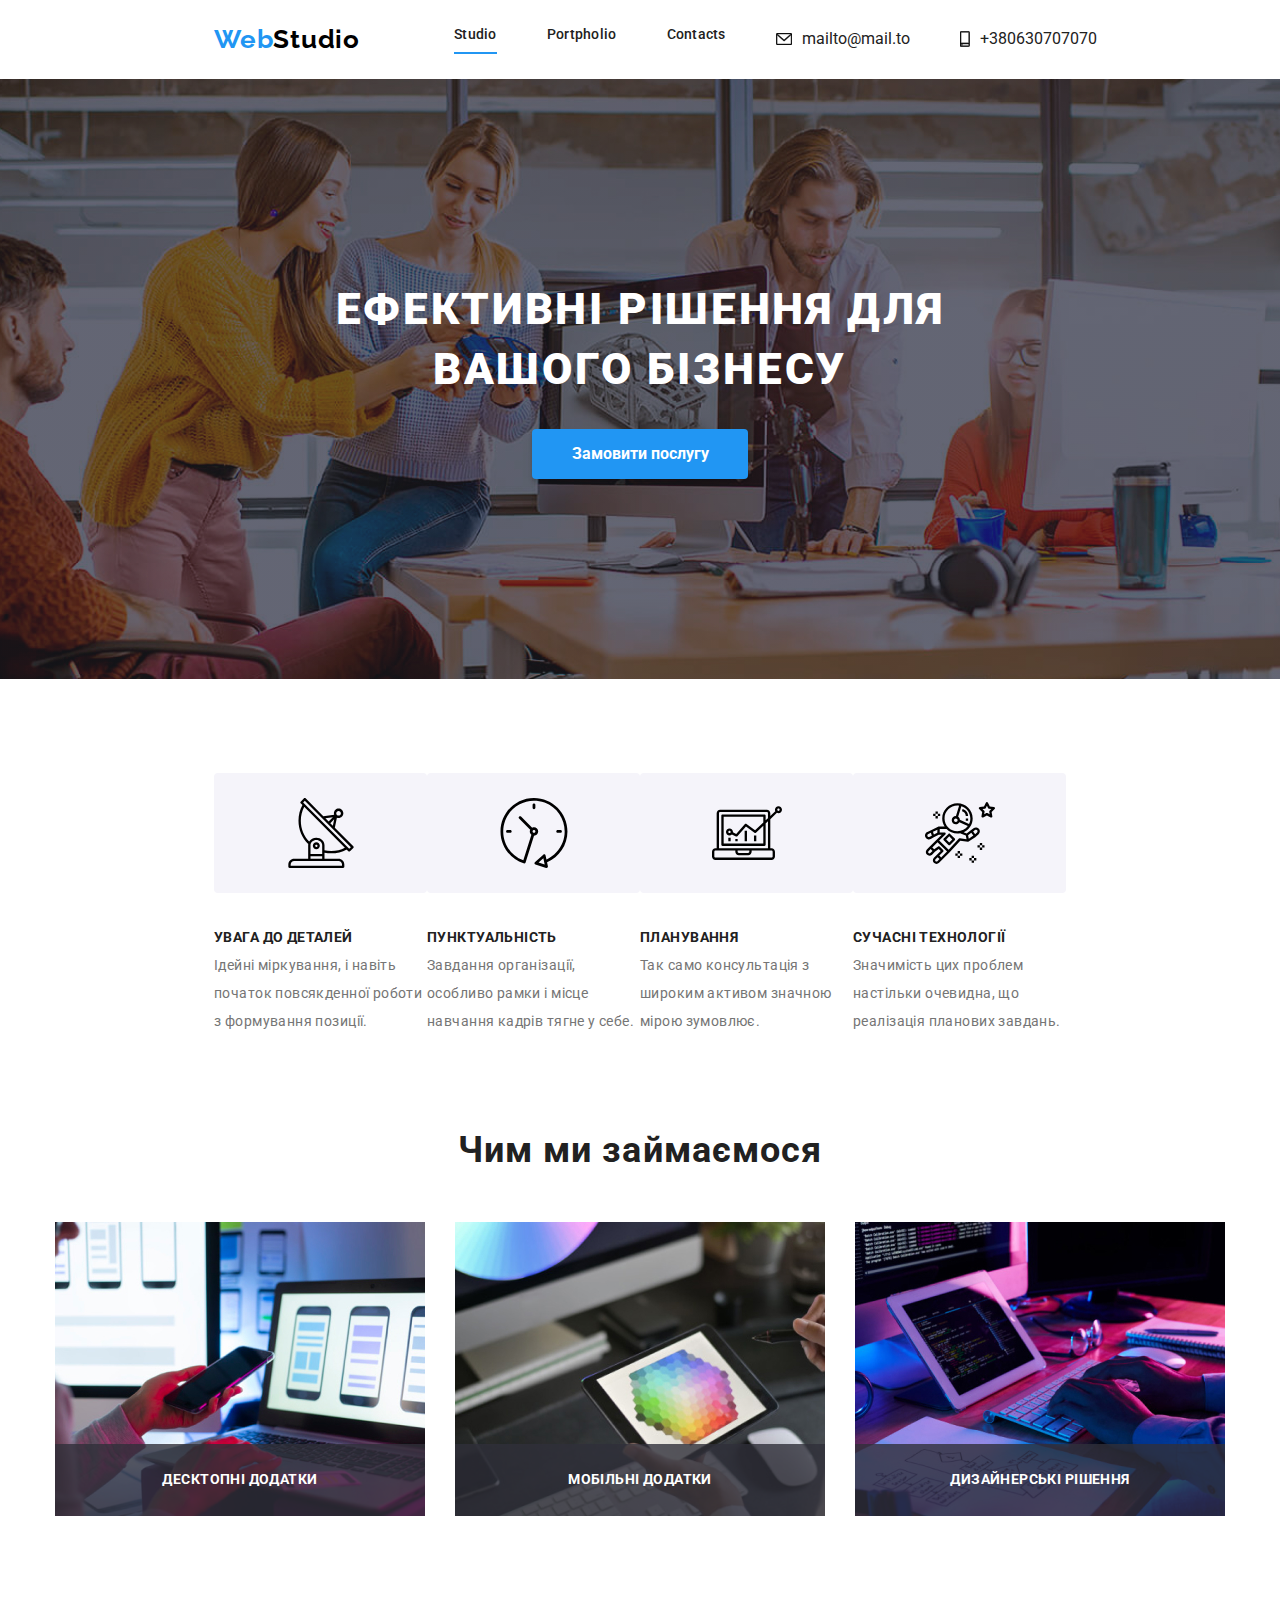
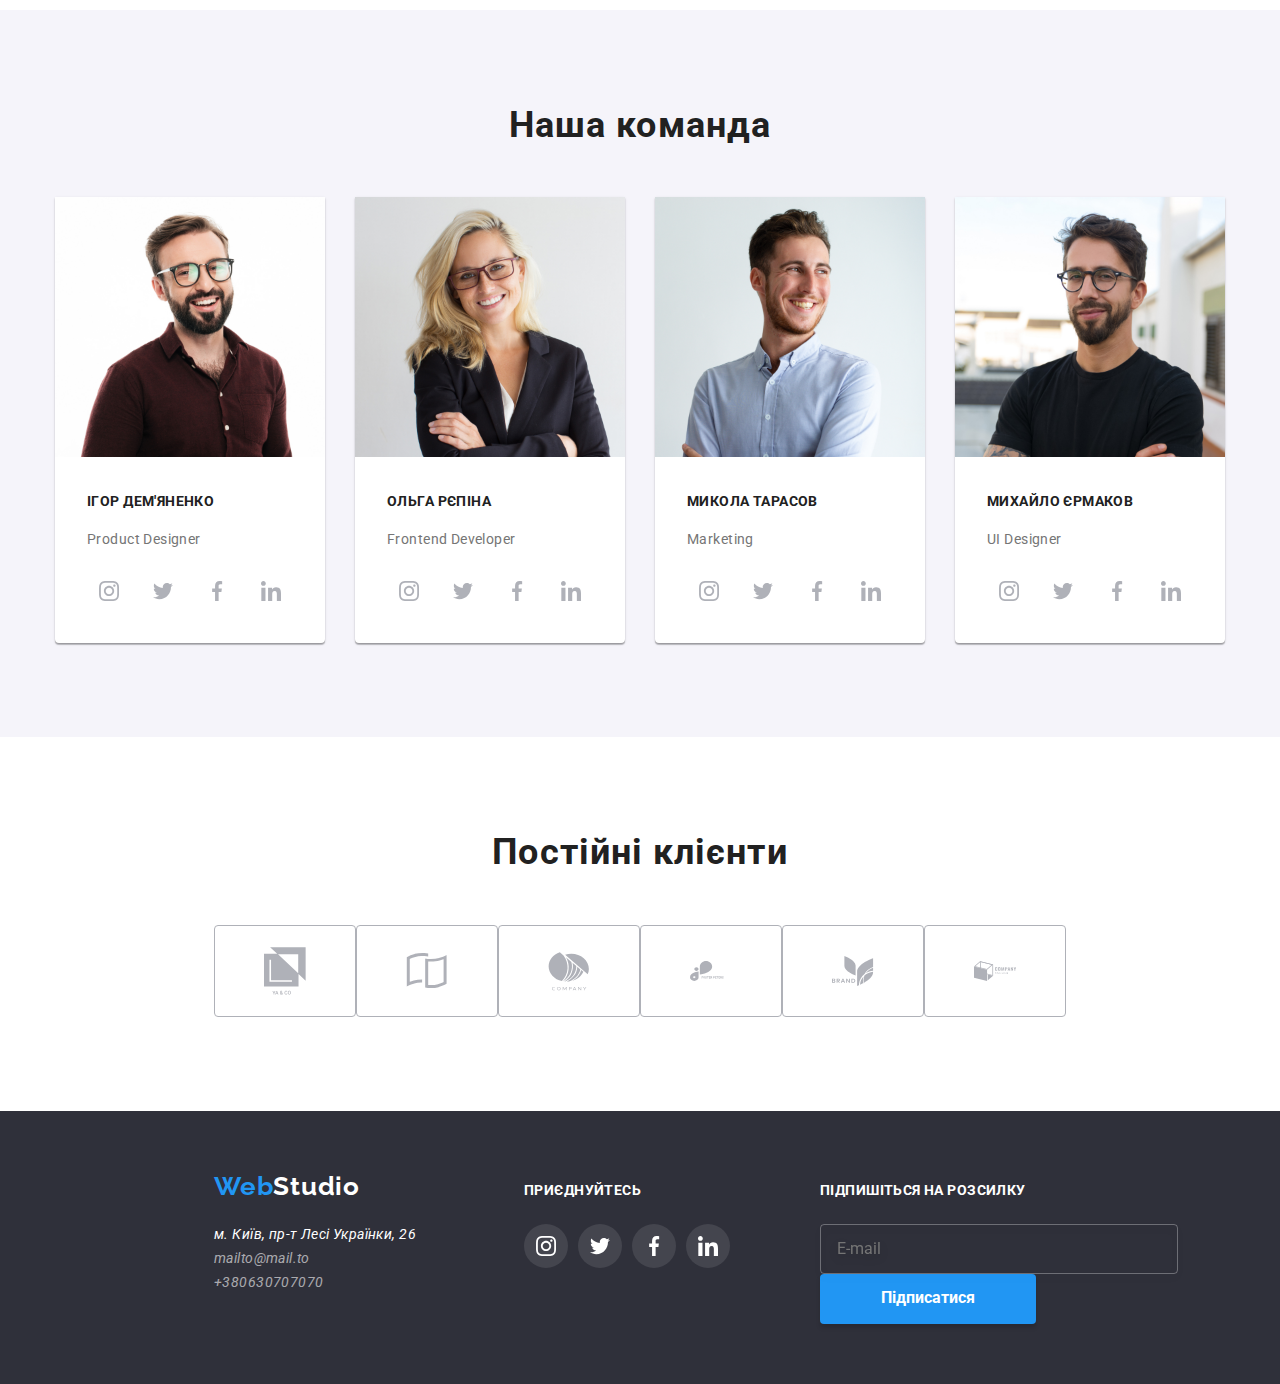
<file: index.html>
<!DOCTYPE html>
<html lang="en">
  <head>
    <meta charset="UTF-8" />
    <meta http-equiv="X-UA-Compatible" content="IE=edge" />
    <meta name="viewport" content="width=device-width, initial-scale=1.0" />
    <title>Studio</title>
    <link rel="stylesheet" href="css/modern-normalize.css" />
    <link rel="stylesheet" href="css/styles.css" />
    <link rel="preconnect" href="https://fonts.googleapis.com" />
    <link rel="preconnect" href="https://fonts.gstatic.com" crossorigin />
    <link
      href="https://fonts.googleapis.com/css2?family=Inter:wght@400;500;700&family=Roboto:wght@400;500;700;900&display=swap"
      rel="stylesheet"
    />
    <link rel="preconnect" href="https://fonts.googleapis.com" />
    <link rel="preconnect" href="https://fonts.gstatic.com" crossorigin />
    <link
      href="https://fonts.googleapis.com/css2?family=Inter:wght@400;500;700&family=Raleway:wght@700&family=Roboto:wght@700&display=swap"
      rel="stylesheet"
    />
  </head>
  <body>
    <header class="header">
      <div class="container">
        <div class="nav-container">
          <a href="./index.html">
            <p class="logo">Web<span>Studio</span></p>
          </a>
          <nav class="page-nav">
            <ul class="menu main">
              <li class="menu-item">
                <a href="#">Studio</a>
              </li>
              <li class="menu-item">
                <a href="./portpholio.html">Portpholio</a>
              </li>
              <li class="menu-item">
                <a href="#contacts">Contacts</a>
              </li>
            </ul>
          </nav>
        </div>
        <ul class="contacts">
          <li class="menu-item">
            <svg class="menu-icon" width="16" height="12">
              <use href="./images/svg/symbol-defs.svg#envelope"></use>
            </svg>
            <a class="link" href="mailto:mailto@mail.to">mailto@mail.to</a>
          </li>
          <li class="menu-item">
            <svg class="menu-icon" width="10" height="16">
              <use href="./images/svg/symbol-defs.svg#smartphone"></use>
            </svg>
            <a class="link" href="tel:+380630707070">+380630707070</a>
          </li>
        </ul>
      </div>
    </header>
    <main>
      <section class="hero">
        <div class="hero-overlay">
          <h1 class="hero-title">Ефективні рішення для вашого бізнесу</h1>
          <button class="hero-button" type="button" data-modal-open>
            Замовити послугу
          </button>
        </div>
      </section>
      <section class="features">
        <div class="container">
          <ul class="features-list">
            <li>
              <div class="wrap">
                <svg width="70" height="70">
                  <use href="./images/svg/symbol-defs.svg#antenna"></use>
                </svg>
              </div>
              <h3 class="subtitle">УВАГА ДО ДЕТАЛЕЙ</h3>
              <p class="text">
                Ідейні міркування, і навіть початок повсякденної роботи з
                формування позиції.
              </p>
            </li>
            <li>
              <div class="wrap">
                <svg width="70" height="70">
                  <use href="./images/svg/symbol-defs.svg#clock"></use>
                </svg>
              </div>
              <h3 class="subtitle">ПУНКТУАЛЬНІСТЬ</h3>
              <p class="text">
                Завдання організації, особливо рамки і місце навчання кадрів
                тягне у себе.
              </p>
            </li>
            <li>
              <div class="wrap">
                <svg width="70" height="70">
                  <use href="./images/svg/symbol-defs.svg#diagram"></use>
                </svg>
              </div>
              <h3 class="subtitle">ПЛАНУВАННЯ</h3>
              <p class="text">
                Так само консультація з широким активом значною мірою зумовлює.
              </p>
            </li>
            <li>
              <div class="wrap">
                <svg width="70" height="70">
                  <use href="./images/svg/symbol-defs.svg#astronaut"></use>
                </svg>
              </div>
              <h3 class="subtitle">СУЧАСНІ ТЕХНОЛОГІЇ</h3>
              <p class="text">
                Значимість цих проблем настільки очевидна, що реалізація
                планових завдань.
              </p>
            </li>
          </ul>
        </div>
      </section>
      <section class="gallery">
        <div class="container">
          <h2 class="title">Чим ми займаємося</h2>
          <ul>
            <li>
              <img src="images/img-1.jpg" alt="laptop" width="370" />
              <p class="gallery-text">Десктопні додатки</p>
            </li>
            <li>
              <img src="images/img-2.jpg" alt="tablet" width="370" />
              <p class="gallery-text">Мобільні додатки</p>
            </li>
            <li>
              <img src="images/img.jpg" alt="keyboard" width="370" />
              <p class="gallery-text">Дизайнерські рішення</p>
            </li>
          </ul>
        </div>
      </section>
      <section class="our-team">
        <div class="container">
          <h2 class="title">Наша команда</h2>
          <ul>
            <li class="team-item">
              <img
                src="images/peoples/img.jpg"
                alt="Ігор Дем'яненко"
                width="270"
              />
              <div class="wrap">
                <h4 class="subtitle">Ігор Дем'яненко</h4>
                <p class="text">Product Designer</p>
                <div class="icons">
                  <a
                    class="social-link"
                    href="https://www.instagram.com/"
                    target="_blank"
                    rel="nofollow noopener noreferrer"
                  >
                    <svg class="social-icon" width="20" height="20">
                      <use href="./images/svg/symbol-defs.svg#instagram"></use>
                    </svg>
                  </a>

                  <a
                    class="social-link"
                    href="https://twitter.com/"
                    target="_blank"
                    rel="nofollow noopener noreferrer"
                  >
                    <svg class="social-icon" width="20" height="20">
                      <use href="./images/svg/symbol-defs.svg#twitter"></use>
                    </svg>
                  </a>
                  <a
                    class="social-link"
                    href="https://www.facebook.com"
                    target="_blank"
                    rel="nofollow noopener noreferrer"
                  >
                    <svg class="social-icon" width="20" height="20">
                      <use href="./images/svg/symbol-defs.svg#facebook"></use>
                    </svg>
                  </a>
                  <a
                    class="social-link"
                    href="https://www.linkedin.com"
                    target="_blank"
                    rel="nofollow noopener noreferrer"
                  >
                    <svg class="social-icon" width="20" height="20">
                      <use href="./images/svg/symbol-defs.svg#linkedin"></use>
                    </svg>
                  </a>
                </div>
              </div>
            </li>
            <li class="team-item">
              <img
                src="images/peoples/img-1.jpg"
                alt="Ольга Рєпіна"
                width="270"
              />
              <div class="wrap">
                <h4 class="subtitle">Ольга Рєпіна</h4>
                <p class="text">Frontend Developer</p>
                <div class="icons">
                  <a
                    class="social-link"
                    href="https://www.instagram.com/"
                    target="_blank"
                    rel="nofollow noopener noreferrer"
                  >
                    <svg class="social-icon" width="20" height="20">
                      <use href="./images/svg/symbol-defs.svg#instagram"></use>
                    </svg>
                  </a>

                  <a
                    class="social-link"
                    href="https://twitter.com/"
                    target="_blank"
                    rel="nofollow noopener noreferrer"
                  >
                    <svg class="social-icon" width="20" height="20">
                      <use href="./images/svg/symbol-defs.svg#twitter"></use>
                    </svg>
                  </a>
                  <a
                    class="social-link"
                    href="https://www.facebook.com"
                    target="_blank"
                    rel="nofollow noopener noreferrer"
                  >
                    <svg class="social-icon" width="20" height="20">
                      <use href="./images/svg/symbol-defs.svg#facebook"></use>
                    </svg>
                  </a>
                  <a
                    class="social-link"
                    href="https://www.linkedin.com"
                    target="_blank"
                    rel="nofollow noopener noreferrer"
                  >
                    <svg class="social-icon" width="20" height="20">
                      <use href="./images/svg/symbol-defs.svg#linkedin"></use>
                    </svg>
                  </a>
                </div>
              </div>
            </li>
            <li class="team-item">
              <img
                src="images/peoples/img-2.jpg"
                alt="Микола Тарасов"
                width="270"
              />
              <div class="wrap">
                <h4 class="subtitle">Микола Тарасов</h4>
                <p class="text">Marketing</p>
                <div class="icons">
                  <a
                    class="social-link"
                    href="https://www.instagram.com/"
                    target="_blank"
                    rel="nofollow noopener noreferrer"
                  >
                    <svg class="social-icon" width="20" height="20">
                      <use href="./images/svg/symbol-defs.svg#instagram"></use>
                    </svg>
                  </a>

                  <a
                    class="social-link"
                    href="https://twitter.com/"
                    target="_blank"
                    rel="nofollow noopener noreferrer"
                  >
                    <svg class="social-icon" width="20" height="20">
                      <use href="./images/svg/symbol-defs.svg#twitter"></use>
                    </svg>
                  </a>
                  <a
                    class="social-link"
                    href="https://www.facebook.com"
                    target="_blank"
                    rel="nofollow noopener noreferrer"
                  >
                    <svg class="social-icon" width="20" height="20">
                      <use href="./images/svg/symbol-defs.svg#facebook"></use>
                    </svg>
                  </a>
                  <a
                    class="social-link"
                    href="https://www.linkedin.com"
                    target="_blank"
                    rel="nofollow noopener noreferrer"
                  >
                    <svg class="social-icon" width="20" height="20">
                      <use href="./images/svg/symbol-defs.svg#linkedin"></use>
                    </svg>
                  </a>
                </div>
              </div>
            </li>
            <li class="team-item">
              <img
                src="images/peoples/img-3.jpg"
                alt="Михайло Єрмаков"
                width="270"
              />
              <div class="wrap">
                <h4 class="subtitle">Михайло Єрмаков</h4>
                <p class="text">UI Designer</p>
                <div class="icons">
                  <a
                    class="social-link"
                    href="https://www.instagram.com/"
                    target="_blank"
                    rel="nofollow noopener noreferrer"
                  >
                    <svg class="social-icon" width="20" height="20">
                      <use href="./images/svg/symbol-defs.svg#instagram"></use>
                    </svg>
                  </a>

                  <a
                    class="social-link"
                    href="https://twitter.com/"
                    target="_blank"
                    rel="nofollow noopener noreferrer"
                  >
                    <svg class="social-icon" width="20" height="20">
                      <use href="./images/svg/symbol-defs.svg#twitter"></use>
                    </svg>
                  </a>
                  <a
                    class="social-link"
                    href="https://www.facebook.com"
                    target="_blank"
                    rel="nofollow noopener noreferrer"
                  >
                    <svg class="social-icon" width="20" height="20">
                      <use href="./images/svg/symbol-defs.svg#facebook"></use>
                    </svg>
                  </a>
                  <a
                    class="social-link"
                    href="https://www.linkedin.com"
                    target="_blank"
                    rel="nofollow noopener noreferrer"
                  >
                    <svg class="social-icon" width="20" height="20">
                      <use href="./images/svg/symbol-defs.svg#linkedin"></use>
                    </svg>
                  </a>
                </div>
              </div>
            </li>
          </ul>
        </div>
      </section>
      <section class="clients">
        <div class="container">
          <h2 class="title">Постійні клієнти</h2>
          <ul>
            <li class="item">
              <svg width="42" height="48">
                <use href="./images/svg/symbol-defs.svg#ya"></use>
              </svg>
            </li>
            <li>
              <svg width="42" height="48">
                <use href="./images/svg/symbol-defs.svg#company"></use>
              </svg>
            </li>
            <li>
              <svg width="42" height="48">
                <use href="./images/svg/symbol-defs.svg#company-second"></use>
              </svg>
            </li>
            <li>
              <svg width="42" height="48">
                <use href="./images/svg/symbol-defs.svg#foster-peters"></use>
              </svg>
            </li>
            <li>
              <svg width="42" height="48">
                <use href="./images/svg/symbol-defs.svg#brand"></use>
              </svg>
            </li>
            <li>
              <svg width="42" height="48">
                <use href="./images/svg/symbol-defs.svg#tag-line"></use>
              </svg>
            </li>
          </ul>
        </div>
      </section>
    </main>
    <footer id="contacts" class="footer">
      <div class="container">
        <div class="address-wrapper">
          <a class="footer-logo" href="./index.html">
            <p class="logo">Web<span>Studio</span></p>
          </a>
          <address>
            <p>м. Київ, пр-т Лесі Українки, 26</p>
            <ul>
              <li>
                <a class="link" href="mailto:mailto@mail.to">mailto@mail.to</a>
              </li>
              <li>
                <a class="link" href="tel:+380630707070">+380630707070</a>
              </li>
            </ul>
          </address>
        </div>
        <div class="social-wrapper">
          <h4 class="subtitle">приєднуйтесь</h4>
          <div class="icons">
            <a
              class="social-link"
              href="https://www.instagram.com/"
              target="_blank"
              rel="nofollow noopener noreferrer"
            >
              <svg class="social-icon" width="20" height="20">
                <use href="./images/svg/symbol-defs.svg#instagram"></use>
              </svg>
            </a>

            <a
              class="social-link"
              href="https://twitter.com/"
              target="_blank"
              rel="nofollow noopener noreferrer"
            >
              <svg class="social-icon" width="20" height="20">
                <use href="./images/svg/symbol-defs.svg#twitter"></use>
              </svg>
            </a>
            <a
              class="social-link"
              href="https://www.facebook.com"
              target="_blank"
              rel="nofollow noopener noreferrer"
            >
              <svg class="social-icon" width="20" height="20">
                <use href="./images/svg/symbol-defs.svg#facebook"></use>
              </svg>
            </a>
            <a
              class="social-link"
              href="https://www.linkedin.com"
              target="_blank"
              rel="nofollow noopener noreferrer"
            >
              <svg class="social-icon" width="20" height="20">
                <use href="./images/svg/symbol-defs.svg#linkedin"></use>
              </svg>
            </a>
          </div>
        </div>
        <div class="subscription-wrap">
          <h4 class="subtitle">Підпишіться на розсилку</h4>
          <form action="#">
            <input
              type="email"
              name="subscription"
              id="subscription"
              placeholder="E-mail"
            />
            <button class="hero-button" type="submit">Підписатися</button>
          </form>
        </div>
      </div>
    </footer>
    <div class="backdrop is-hidden" data-modal>
      <div class="modal">
        <button class="modal-button" type="button" data-modal-close>
          <svg class="social-icon" width="12" height="12">
            <use href="./images/svg/symbol-defs.svg#close"></use>
          </svg>
        </button>
        <form class="modal-form" action="javascript:void(0);">
          <h3 class="form-title">Залиште свої дані, ми вам передзвонимо</h3>
          <div class="form-field">
            <label class="label" for="name">Ім'я</label>
            <div class="input-wrap">
              <input class="field" type="text" id="name" />
              <svg width="18" height="18">
                <use href="./images/svg/symbol-defs.svg#person"></use>
              </svg>
            </div>
          </div>
          <div class="form-field">
            <label class="label" for="phone">Телефон</label>
            <div class="input-wrap">
              <input class="field" type="tel" id="phone" />
              <svg width="18" height="18">
                <use href="./images/svg/symbol-defs.svg#phone"></use>
              </svg>
            </div>
          </div>
          <div class="form-field">
            <label class="label" for="email">Пошта</label>
            <div class="input-wrap">
              <input class="field" type="email" id="email" />
              <svg width="18" height="18">
                <use href="./images/svg/symbol-defs.svg#email"></use>
              </svg>
            </div>
          </div>
          <div class="form-field">
            <label class="label" for="comment">Коментар</label>
            <textarea
              class="field"
              name="comment"
              id="comment"
              cols="30"
              rows="10"
              placeholder="Введіть текст"
            ></textarea>
          </div>

          <div class="checkbox-wrapper">
            <input class="checkbox" type="checkbox" name="assign" id="assign" />
            <label class="label" for="assign"
              >Погоджуюся з розсилкою та приймаю
              <a href="#">Умови договору</a></label
            >
          </div>
          <button type="submit">Відправити</button>
        </form>
      </div>
    </div>
    <script src="./js/modal.js"></script>
  </body>
</html>
</file>
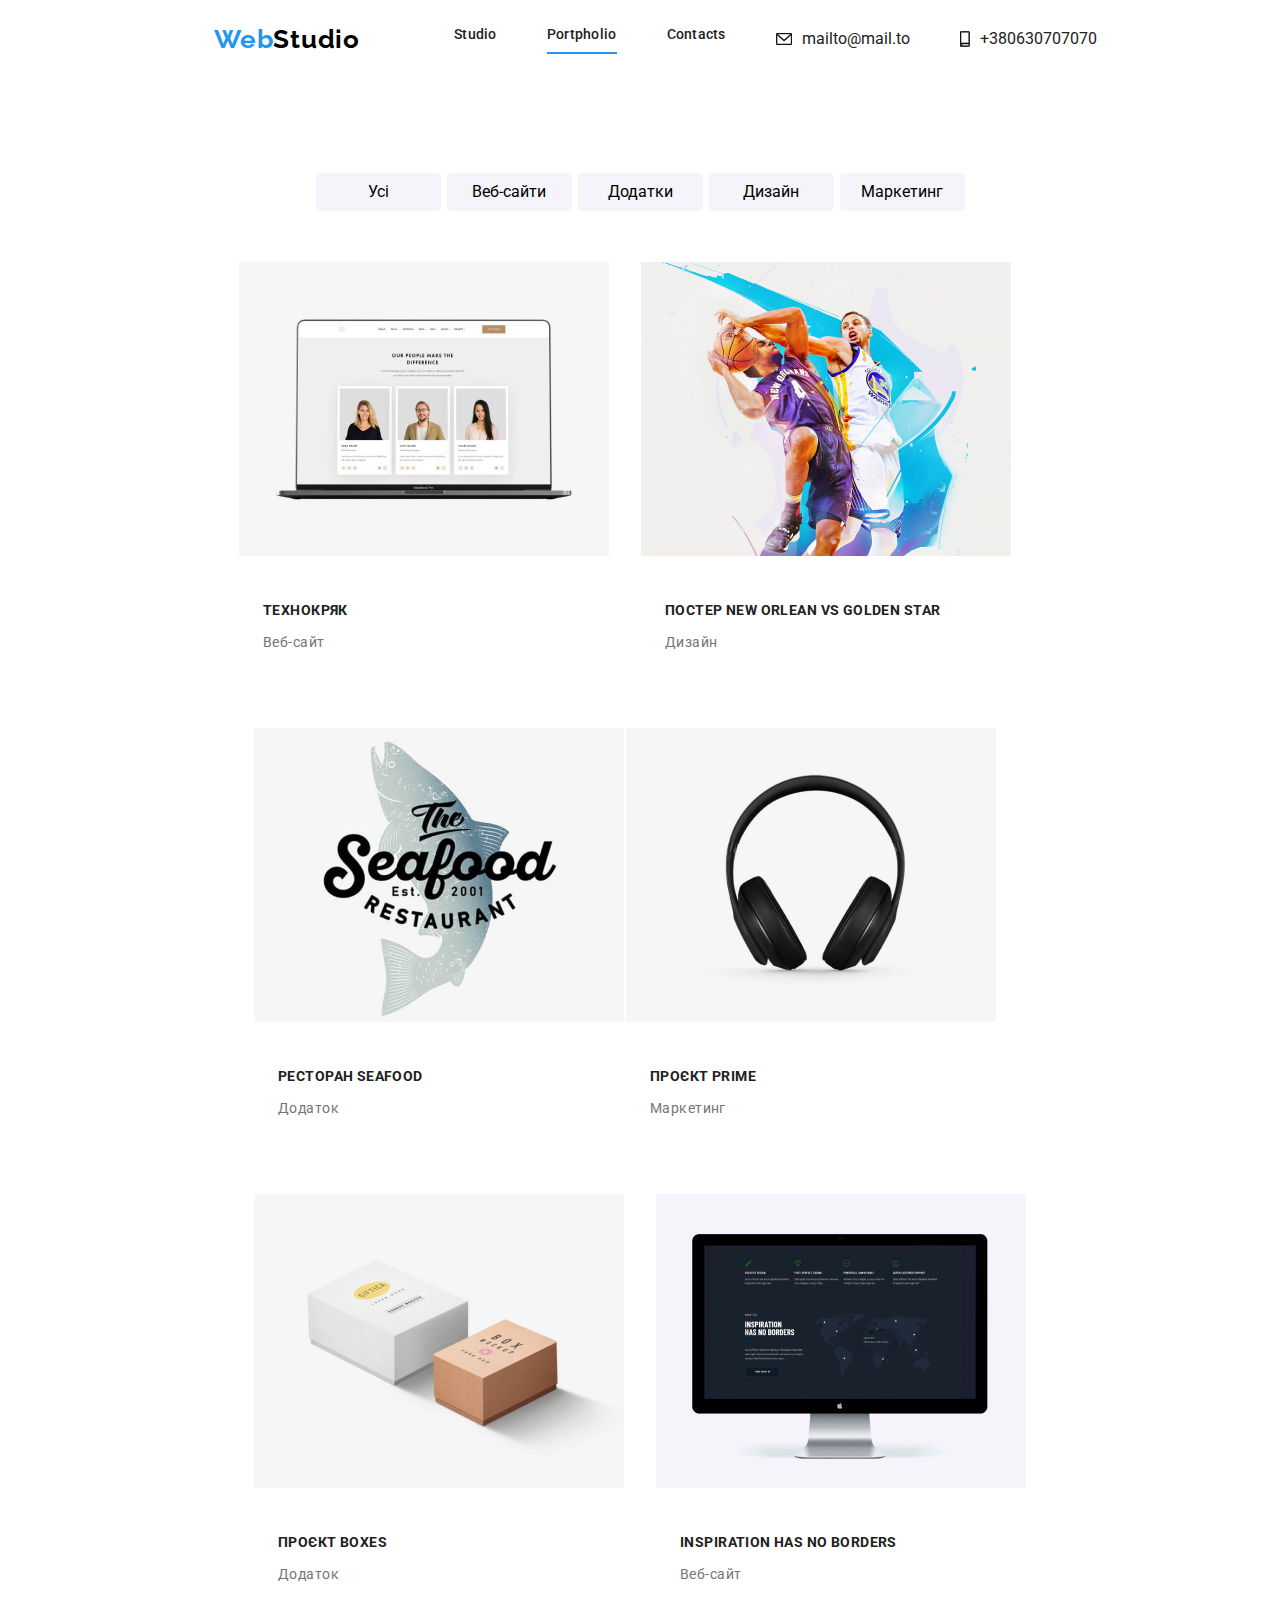
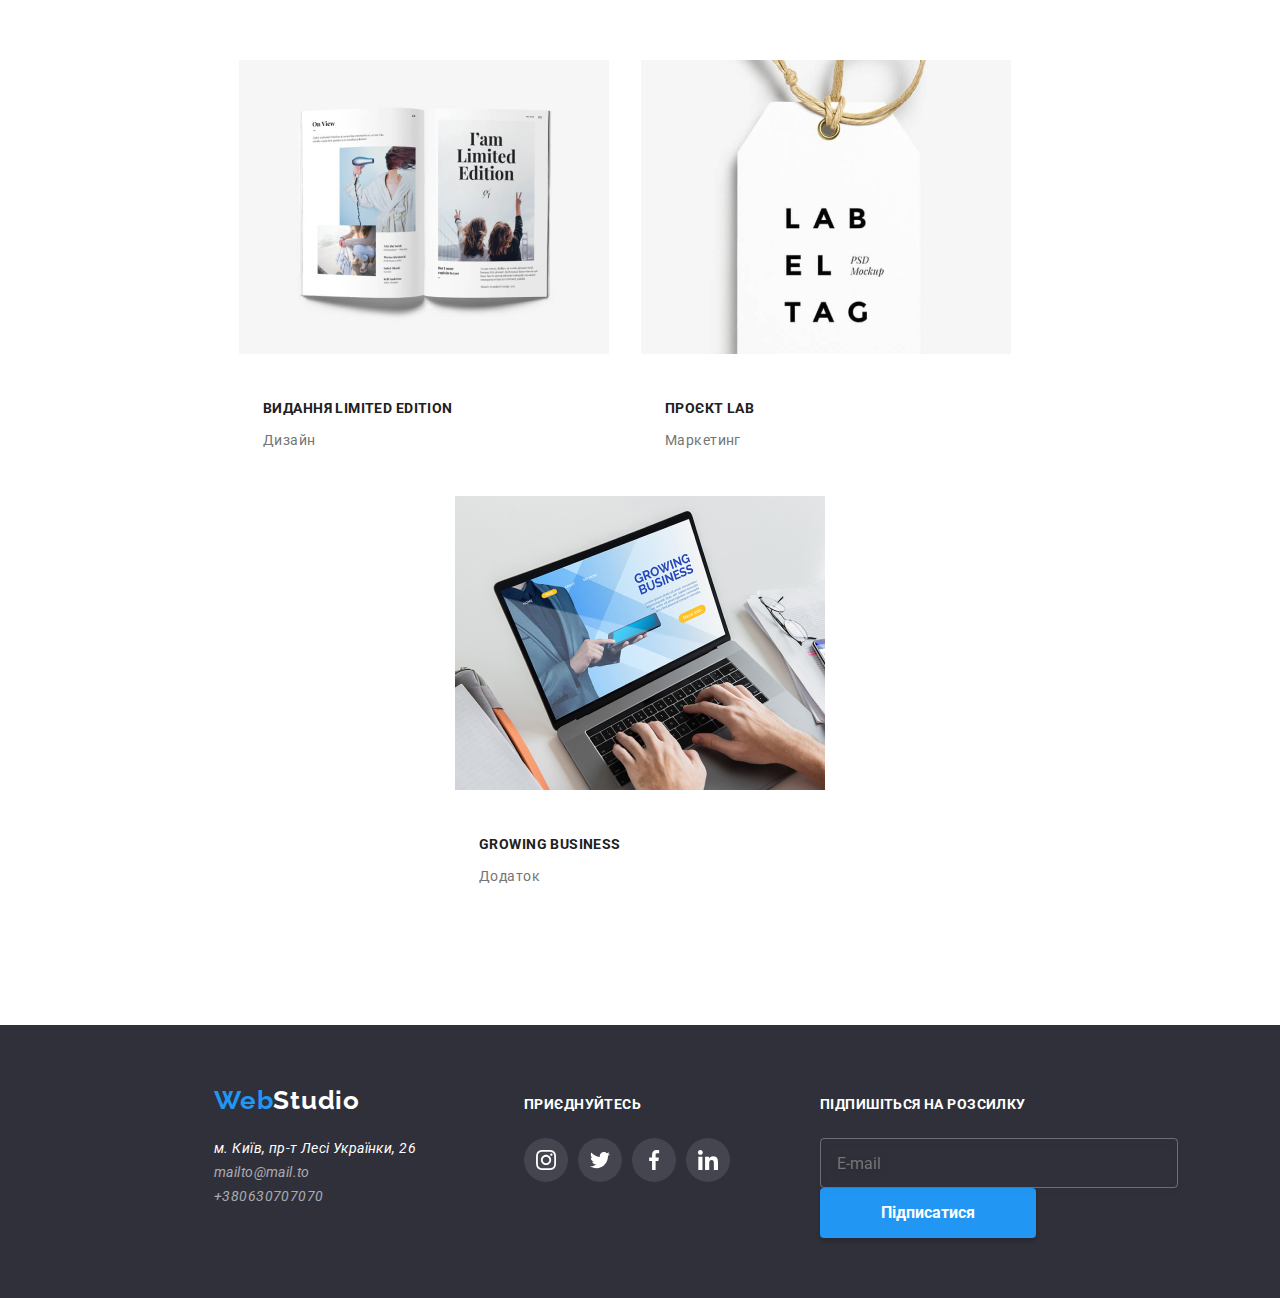
<file: portpholio.html>
<!DOCTYPE html>
<html lang="en">
  <head>
    <meta charset="UTF-8" />
    <meta http-equiv="X-UA-Compatible" content="IE=edge" />
    <meta name="viewport" content="width=device-width, initial-scale=1.0" />
    <title>Portpholio</title>
    <link rel="stylesheet" href="css/modern-normalize.css" />
    <link rel="stylesheet" href="css/styles.css" />
    <link rel="preconnect" href="https://fonts.googleapis.com" />
    <link rel="preconnect" href="https://fonts.gstatic.com" crossorigin />
    <link
      href="https://fonts.googleapis.com/css2?family=Inter:wght@400;500;700&family=Roboto:wght@400;500;700;900&display=swap"
      rel="stylesheet"
    />
    <link rel="preconnect" href="https://fonts.googleapis.com" />
    <link rel="preconnect" href="https://fonts.gstatic.com" crossorigin />
    <link
      href="https://fonts.googleapis.com/css2?family=Inter:wght@400;500;700&family=Raleway:wght@700&family=Roboto:wght@700&display=swap"
      rel="stylesheet"
    />
  </head>
  <body>
    <header class="header">
      <div class="container">
        <div class="nav-container">
          <a href="./index.html">
            <p class="logo">Web<span>Studio</span></p>
          </a>
          <nav class="page-nav">
            <ul class="menu second">
              <li class="menu-item">
                <a href="./index.html">Studio</a>
              </li>
              <li class="menu-item">
                <a href="#">Portpholio</a>
              </li>
              <li class="menu-item">
                <a href="#contacts">Contacts</a>
              </li>
            </ul>
          </nav>
        </div>
        <ul class="contacts">
          <li class="menu-item">
            <svg class="menu-icon" width="16" height="12">
              <use href="./images/svg/symbol-defs.svg#envelope"></use>
            </svg>
            <a class="link" href="mailto:mailto@mail.to">mailto@mail.to</a>
          </li>
          <li class="menu-item">
            <svg class="menu-icon" width="10" height="16">
              <use href="./images/svg/symbol-defs.svg#smartphone"></use>
            </svg>
            <a class="link" href="tel:+380630707070">+380630707070</a>
          </li>
        </ul>
      </div>
    </header>
    <main>
      <div class="container portpholio">
        <nav>
          <ul class="filter">
            <li class="filter-item">
              <button class="filter-button" type="button">Усі</button>
            </li>
            <li class="filter-item">
              <button class="filter-button" type="button">Веб-сайти</button>
            </li>
            <li class="filter-item">
              <button class="filter-button" type="button">Додатки</button>
            </li>
            <li class="filter-item">
              <button class="filter-button" type="button">Дизайн</button>
            </li>
            <li class="filter-item">
              <button class="filter-button" type="button">Маркетинг</button>
            </li>
          </ul>
        </nav>
        <ul class="projects">
          <li>
            <div class="image-wrapper">
              <div class="overlay">
                <p class="description">
                  Ресурс пропонує комплексні пропозиції з різним рівнем
                  функціоналу та сервісів. Все це дозволить відвідувачу отримати
                  вичерпні відомості про компанію чи приватну особу.
                </p>
              </div>
              <img src="images/projects/img.jpg" alt="Технокряк" />
            </div>
            <div class="wrap">
              <h4 class="subtitle">Технокряк</h4>
              <p class="text">Веб-сайт</p>
            </div>
          </li>
          <li>
            <div class="image-wrapper">
              <div class="overlay">
                <p class="description">
                  Ресурс пропонує комплексні пропозиції з різним рівнем
                  функціоналу та сервісів. Все це дозволить відвідувачу отримати
                  вичерпні відомості про компанію чи приватну особу.
                </p>
              </div>
              <img src="images/projects/img-1.jpg" alt="" />
            </div>
            <div class="wrap">
              <h4 class="subtitle">Постер New Orlean vs Golden Star</h4>
              <p class="text">Дизайн</p>
            </div>
          </li>
          <li>
            <div class="image-wrapper">
              <div class="overlay">
                <p class="description">
                  Ресурс пропонує комплексні пропозиції з різним рівнем
                  функціоналу та сервісів. Все це дозволить відвідувачу отримати
                  вичерпні відомості про компанію чи приватну особу.
                </p>
              </div>
              <img src="images/projects/img-2.jpg" alt="" />
            </div>
            <div class="wrap">
              <h4 class="subtitle">Ресторан Seafood</h4>
              <p class="text">Додаток</p>
            </div>
          </li>
          <li>
            <div class="image-wrapper">
              <div class="overlay">
                <p class="description">
                  Ресурс пропонує комплексні пропозиції з різним рівнем
                  функціоналу та сервісів. Все це дозволить відвідувачу отримати
                  вичерпні відомості про компанію чи приватну особу.
                </p>
              </div>
              <img src="images/projects/img-3.jpg" alt="" />
            </div>
            <div class="wrap">
              <h4 class="subtitle">Проєкт Prime</h4>
              <p class="text">Маркетинг</p>
            </div>
          </li>
          <li>
            <div class="image-wrapper">
              <div class="overlay">
                <p class="description">
                  Ресурс пропонує комплексні пропозиції з різним рівнем
                  функціоналу та сервісів. Все це дозволить відвідувачу отримати
                  вичерпні відомості про компанію чи приватну особу.
                </p>
              </div>
              <img src="images/projects/img-4.jpg" alt="" />
            </div>
            <div class="wrap">
              <h4 class="subtitle">Проєкт Boxes</h4>
              <p class="text">Додаток</p>
            </div>
          </li>
          <li>
            <div class="image-wrapper">
              <div class="overlay">
                <p class="description">
                  Ресурс пропонує комплексні пропозиції з різним рівнем
                  функціоналу та сервісів. Все це дозволить відвідувачу отримати
                  вичерпні відомості про компанію чи приватну особу.
                </p>
              </div>
              <img src="images/projects/img-5.jpg" alt="" />
            </div>
            <div class="wrap">
              <h4 class="subtitle">Inspiration has no Borders</h4>
              <p class="text">Веб-сайт</p>
            </div>
          </li>
          <li>
            <div class="image-wrapper">
              <div class="overlay">
                <p class="description">
                  Ресурс пропонує комплексні пропозиції з різним рівнем
                  функціоналу та сервісів. Все це дозволить відвідувачу отримати
                  вичерпні відомості про компанію чи приватну особу.
                </p>
              </div>
              <img src="images/projects/img-6.jpg" alt="" />
            </div>
            <div class="wrap">
              <h4 class="subtitle">Видання Limited Edition</h4>
              <p class="text">Дизайн</p>
            </div>
          </li>
          <li>
            <div class="image-wrapper">
              <div class="overlay">
                <p class="description">
                  Ресурс пропонує комплексні пропозиції з різним рівнем
                  функціоналу та сервісів. Все це дозволить відвідувачу отримати
                  вичерпні відомості про компанію чи приватну особу.
                </p>
              </div>
              <img src="images/projects/img-7.jpg" alt="" />
            </div>
            <div class="wrap">
              <h4 class="subtitle">Проєкт LAB</h4>
              <p class="text">Маркетинг</p>
            </div>
          </li>
          <li>
            <div class="image-wrapper">
              <div class="overlay">
                <p class="description">
                  Ресурс пропонує комплексні пропозиції з різним рівнем
                  функціоналу та сервісів. Все це дозволить відвідувачу отримати
                  вичерпні відомості про компанію чи приватну особу.
                </p>
              </div>
              <img src="images/projects/img-8.jpg" alt="" />
            </div>
            <div class="wrap">
              <h4 class="subtitle">Growing Business</h4>
              <p class="text">Додаток</p>
            </div>
          </li>
        </ul>
      </div>
    </main>
    <footer id="contacts" class="footer">
      <div class="container">
        <div class="address-wrapper">
          <a class="footer-logo" href="./index.html">
            <p class="logo">Web<span>Studio</span></p>
          </a>
          <address>
            <p>м. Київ, пр-т Лесі Українки, 26</p>
            <ul>
              <li>
                <a class="link" href="mailto:mailto@mail.to">mailto@mail.to</a>
              </li>
              <li>
                <a class="link" href="tel:+380630707070">+380630707070</a>
              </li>
            </ul>
          </address>
        </div>
        <div class="social-wrapper">
          <h4 class="subtitle">приєднуйтесь</h4>
          <div class="icons">
            <a
              class="social-link"
              href="https://www.instagram.com/"
              target="_blank"
              rel="nofollow noopener noreferrer"
            >
              <svg class="social-icon" width="20" height="20">
                <use href="./images/svg/symbol-defs.svg#instagram"></use>
              </svg>
            </a>

            <a
              class="social-link"
              href="https://twitter.com/"
              target="_blank"
              rel="nofollow noopener noreferrer"
            >
              <svg class="social-icon" width="20" height="20">
                <use href="./images/svg/symbol-defs.svg#twitter"></use>
              </svg>
            </a>
            <a
              class="social-link"
              href="https://www.facebook.com"
              target="_blank"
              rel="nofollow noopener noreferrer"
            >
              <svg class="social-icon" width="20" height="20">
                <use href="./images/svg/symbol-defs.svg#facebook"></use>
              </svg>
            </a>
            <a
              class="social-link"
              href="https://www.linkedin.com"
              target="_blank"
              rel="nofollow noopener noreferrer"
            >
              <svg class="social-icon" width="20" height="20">
                <use href="./images/svg/symbol-defs.svg#linkedin"></use>
              </svg>
            </a>
          </div>
        </div>
        <div class="subscription-wrap">
          <h4 class="subtitle">Підпишіться на розсилку</h4>
          <form action="#">
            <input
              type="email"
              name="subscription"
              id="subscription"
              placeholder="E-mail"
            />
            <button class="hero-button" type="submit">Підписатися</button>
          </form>
        </div>
      </div>
    </footer>
  </body>
</html>
</file>
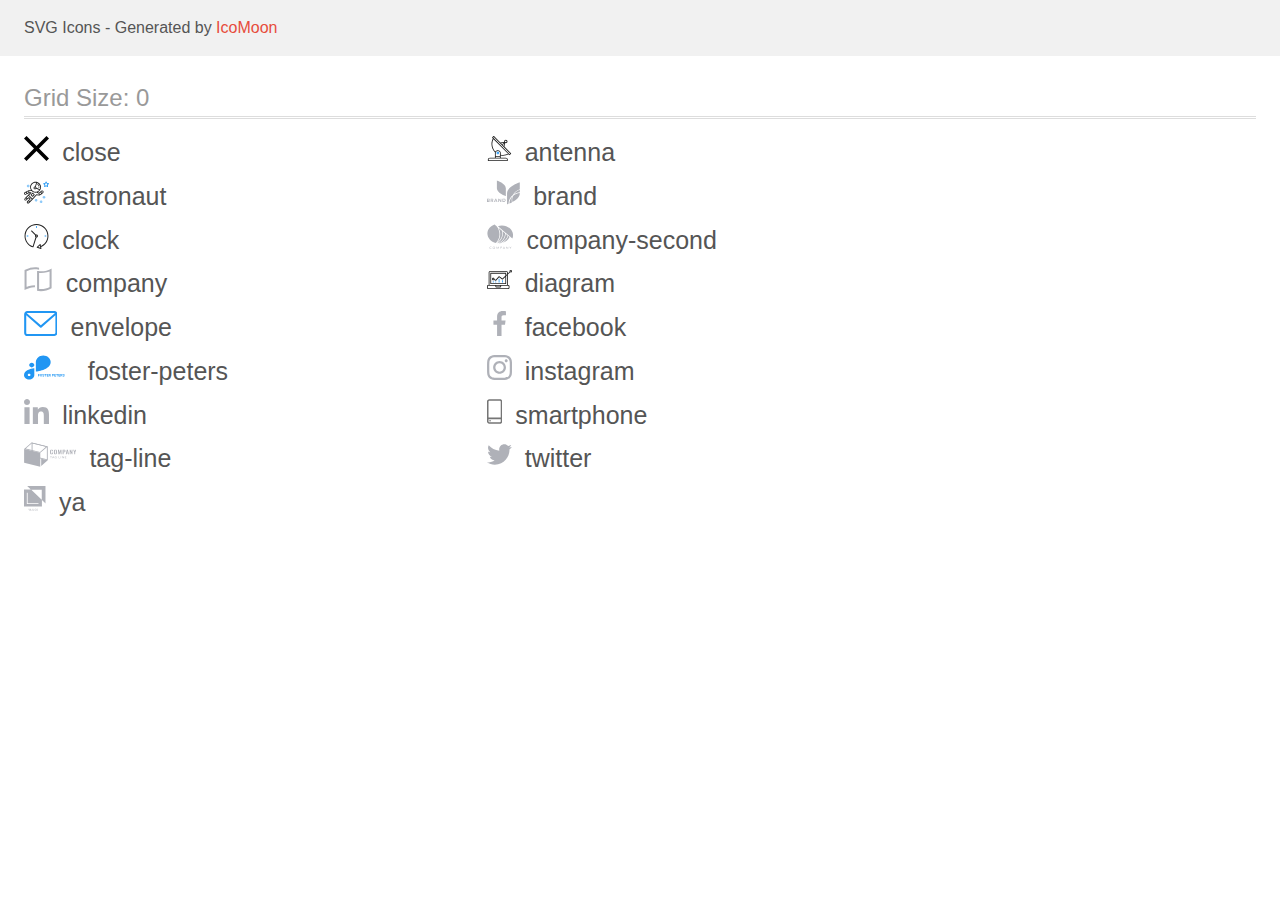
<file: images/svg/icomoon/demo.html>
<!doctype html>
<html>
<head>
    <title>IcoMoon - SVG Icons</title>
    <meta charset="utf-8">
    <meta name="viewport" content="width=device-width, initial-scale=1">
    <link rel="stylesheet" href="demo-files/demo.css">
    <link rel="stylesheet" href="style.css">
</head>
<body>
<svg aria-hidden="true" style="position: absolute; width: 0; height: 0; overflow: hidden;" version="1.1" xmlns="http://www.w3.org/2000/svg" xmlns:xlink="http://www.w3.org/1999/xlink">
<defs>
<symbol id="close" viewBox="0 0 25 25">
<path d="M25 2.518l-2.518-2.518-9.982 9.982-9.982-9.982-2.518 2.518 9.982 9.982-9.982 9.982 2.518 2.518 9.982-9.982 9.982 9.982 2.518-2.518-9.982-9.982 9.982-9.982z"></path>
</symbol>
<symbol id="antenna" viewBox="0 0 25 25">
<path fill="#212121" style="fill: var(--color1, #212121)" d="M24.041 17.264l-6.596-6.645 0.732-3.606c0.176 0.071 0.379 0.112 0.592 0.114h0.006c0.006 0 0.013 0 0.020 0 0.932 0 1.687-0.755 1.687-1.687s-0.755-1.687-1.687-1.687c-0.932 0-1.687 0.755-1.687 1.687 0 0.203 0.036 0.397 0.101 0.577l-0.004-0.012-3.875 0.473-6.321-6.354c-0.075-0.076-0.179-0.124-0.294-0.125h-0c-0.109 0.001-0.214 0.044-0.292 0.121l-1.181 1.175c-0.075 0.075-0.122 0.18-0.122 0.295s0.047 0.219 0.122 0.295v0l0.636 0.645c-0.893 1.611-1.419 3.533-1.419 5.577 0 3.207 1.294 6.113 3.387 8.223l-0.001-0.001c0.034 0.032 0.072 0.057 0.114 0.076-0.025 0.128-0.040 0.276-0.041 0.427v4.834h-5c-1.15 0.001-2.082 0.933-2.084 2.083v0.833c0 0.23 0.187 0.417 0.417 0.417h19.167c0.23 0 0.416-0.186 0.416-0.417v-0.833c-0.001-1.15-0.933-2.082-2.083-2.083h-5v-2.142c0.783 0.164 1.581 0.248 2.382 0.25 2.015-0.002 3.91-0.518 5.56-1.424l-0.060 0.030 0.639 0.643c0.077 0.079 0.183 0.124 0.294 0.125 0.109-0.001 0.214-0.044 0.292-0.121l1.181-1.175c0.075-0.075 0.122-0.18 0.122-0.295s-0.047-0.219-0.122-0.295v0zM18.188 4.87c0.151-0.15 0.358-0.243 0.588-0.243 0.46 0 0.833 0.373 0.833 0.833s-0.373 0.833-0.833 0.833c-0 0-0 0-0 0h-0.003c-0.458-0.002-0.829-0.375-0.829-0.833 0-0.231 0.094-0.44 0.246-0.591l0-0h-0.001zM17.206 7.607l-0.468 2.301-0.918-0.924 1.386-1.377zM16.733 6.902l-1.5 1.491-1.161-1.167 2.661-0.325zM18.753 22.5c0.69 0 1.25 0.56 1.25 1.25v0 0.417h-18.333v-0.417c0-0.69 0.56-1.25 1.25-1.25v0h15.833zM12.92 20.833v0.834h-4.167v-0.834h4.167zM8.753 20v-3.167c0-1.011 0.935-1.833 2.083-1.833s2.084 0.823 2.084 1.833v3.167h-4.167zM13.753 18.675v-1.842c0-1.47-1.308-2.666-2.917-2.666-0.014-0-0.030-0-0.046-0-1.057 0-1.984 0.552-2.51 1.384l-0.007 0.012c-1.844-1.939-2.978-4.567-2.978-7.461 0-1.808 0.443-3.512 1.226-5.011l-0.028 0.060 14.533 14.616c-1.424 0.74-3.109 1.173-4.895 1.173-0.843 0-1.663-0.097-2.45-0.279l0.073 0.014zM22.573 18.141l-16.451-16.548 0.589-0.587 6.199 6.234c0.003 0 0.005 0.005 0.007 0.007l10.246 10.306-0.591 0.587z"></path>
<path fill="#2196f3" style="fill: var(--color2, #2196f3)" d="M10.84 15.833h-0.004c-0.001 0-0.001 0-0.002 0-0.69 0-1.25 0.56-1.25 1.25s0.559 1.249 1.248 1.25h0.004c0.001 0 0.001 0 0.002 0 0.69 0 1.25-0.56 1.25-1.25s-0.559-1.249-1.248-1.25h-0zM11.132 17.379c-0.075 0.075-0.179 0.121-0.294 0.121-0.23 0-0.417-0.187-0.417-0.417s0.186-0.416 0.415-0.417h0c0.229 0.001 0.415 0.187 0.415 0.416 0 0.115-0.047 0.22-0.123 0.295l-0 0h0.004z"></path>
</symbol>
<symbol id="astronaut" viewBox="0 0 25 25">
<path fill="#2196f3" style="fill: var(--color2, #2196f3)" d="M24.98 3.534c-0.050-0.149-0.178-0.259-0.334-0.283l-0.002-0-1.493-0.217-0.668-1.352c-0.14-0.285-0.607-0.285-0.747 0l-0.668 1.352-1.493 0.217c-0.203 0.030-0.357 0.203-0.357 0.412 0 0.117 0.048 0.222 0.126 0.298l1.081 1.053-0.255 1.486c-0.027 0.156 0.038 0.314 0.165 0.408 0.13 0.094 0.299 0.106 0.439 0.031l1.335-0.702 1.335 0.702c0.056 0.030 0.123 0.048 0.193 0.048 0.23 0 0.417-0.187 0.417-0.417 0-0.025-0.002-0.049-0.006-0.072l0 0.002-0.255-1.486 1.080-1.053c0.078-0.076 0.126-0.182 0.126-0.299 0-0.046-0.007-0.090-0.021-0.131l0.001 0.003zM23.056 4.571c-0.098 0.095-0.143 0.234-0.12 0.369l0.149 0.87-0.781-0.411c-0.056-0.030-0.123-0.048-0.194-0.048s-0.138 0.018-0.197 0.049l0.002-0.001-0.781 0.411 0.149-0.87c0.004-0.021 0.006-0.046 0.006-0.071 0-0.117-0.048-0.222-0.125-0.298l-0-0-0.633-0.617 0.874-0.127c0.136-0.020 0.253-0.105 0.314-0.228l0.391-0.791 0.391 0.791c0.061 0.123 0.178 0.209 0.314 0.228l0.874 0.127-0.632 0.617zM20.417 16.033h-0.833v0.834h0.833v-0.834zM20.417 17.7h-0.833v0.833h0.833v-0.833zM21.25 16.866h-0.833v0.833h0.833v-0.833zM19.584 16.866h-0.834v0.833h0.834v-0.833zM17.5 20.616h-0.833v0.833h0.833v-0.833zM17.5 22.283h-0.833v0.833h0.833v-0.833zM18.334 21.45h-0.834v0.833h0.834v-0.834zM16.667 21.45h-0.834v0.833h0.834v-0.834zM12.5 18.95h-0.833v0.833h0.833v-0.834zM12.5 20.616h-0.833v0.833h0.833v-0.833zM13.333 19.783h-0.833v0.834h0.833v-0.834zM11.667 19.783h-0.834v0.834h0.834v-0.834zM4.583 4.783h-0.833v0.833h0.833v-0.833zM4.583 6.45h-0.833v0.833h0.833v-0.833zM5.416 5.616h-0.833v0.834h0.833v-0.834zM3.75 5.616h-0.834v0.834h0.834v-0.834z"></path>
<path fill="#212121" style="fill: var(--color1, #212121)" d="M19.308 11.062c-0.219-0.294-0.546-0.497-0.921-0.55l-0.007-0.001c-0.060-0.009-0.128-0.014-0.198-0.014-0.321 0-0.616 0.109-0.851 0.292l0.003-0.002-0.979 0.75-1.482 1.107-1.061-0.423c1.891-0.849 3.214-2.741 3.214-4.937 0-2.987-2.439-5.417-5.438-5.417s-5.439 2.43-5.439 5.417c0 1.082 0.324 2.089 0.875 2.936l-2.163-0.019c-0.007 0-0.012 0.004-0.018 0.004-0.044 0.002-0.086 0.011-0.124 0.026l0.003-0.001c-0.010 0.004-0.020 0.006-0.030 0.010-0.005 0.002-0.010 0.002-0.015 0.005l-2.526 1.247c-0 0-0.001 0-0.001 0.001l-1.479 0.711c-0.019 0.009-0.035 0.018-0.050 0.028l0.001-0.001c-0.376 0.253-0.621 0.677-0.621 1.158 0 0.232 0.057 0.451 0.157 0.643l-0.004-0.008c0.172 0.331 0.463 0.58 0.815 0.692l0.010 0.003c0.125 0.041 0.27 0.065 0.42 0.065 0.241 0 0.467-0.061 0.665-0.169l-0.007 0.004 1.084-0.576 1.769-0.914 1.060-0.006-4.251 4.231c0 0.001-0.001 0.001-0.001 0.001l-1.046 1.041c-0.237 0.234-0.383 0.558-0.383 0.917 0 0.001 0 0.003 0 0.004v-0c0.001 0.718 0.584 1.3 1.302 1.3 0.001 0 0.001 0 0.002 0h-0c0.334 0 0.668-0.127 0.922-0.379l1.027-1.023 1.36-1.015 0.704 0.701-2.423 2.413c-0.237 0.234-0.383 0.558-0.383 0.917 0 0.001 0 0.002 0 0.003v-0c0 0.348 0.136 0.675 0.383 0.921 0.236 0.234 0.56 0.379 0.919 0.379 0.001 0 0.002 0 0.003 0h-0c0.334 0 0.668-0.126 0.922-0.379l3.506-3.494c0.005-0.005 0.013-0.007 0.018-0.012l4.036-4.42 2.712 0.386c0.020 0.003 0.039 0.004 0.059 0.004 0.050 0 0.099-0.012 0.146-0.030 0.014-0.005 0.025-0.012 0.039-0.018 0.015-0.007 0.031-0.012 0.045-0.021l2.51-1.666c0.009-0.006 0.014-0.016 0.023-0.023 0.010-0.008 0.023-0.011 0.032-0.020l0.993-0.93c0.272-0.254 0.441-0.615 0.441-1.015 0-0.313-0.103-0.601-0.277-0.833l0.003 0.004zM1.664 13.883c-0.077 0.042-0.168 0.067-0.265 0.067-0.061 0-0.12-0.010-0.175-0.028l0.004 0.001c-0.23-0.073-0.394-0.284-0.394-0.534 0-0.184 0.089-0.347 0.226-0.449l0.001-0.001 1.026-0.494 0.247 0.722 0.104 0.304-0.775 0.412zM4.396 12.455l-1.21 0.625-0.199-0.583-0.144-0.419 1.584-0.782-0.031 1.159zM16.193 7.283c0 0.718-0.171 1.394-0.468 2l-3.267-1.484c-0.034-0.449-0.268-0.838-0.611-1.081l-0.005-0.003 1.144-3.798c1.857 0.591 3.206 2.324 3.206 4.366zM6.983 7.283c0-2.527 2.066-4.584 4.605-4.584 0.198 0 0.391 0.017 0.582 0.041l-1.119 3.713c-0.015 0-0.029-0.005-0.045-0.005-0 0-0 0-0.001 0-0.806 0-1.46 0.653-1.462 1.458v0c0.002 0.806 0.656 1.458 1.463 1.458 0 0 0 0 0 0h-0c0.543 0 1.011-0.299 1.264-0.738l3.018 1.371c-0.84 1.13-2.184 1.867-3.701 1.867-2.539 0-4.605-2.056-4.605-4.583zM11.636 7.908c0 0.345-0.283 0.625-0.63 0.625-0 0-0.001 0-0.001 0-0.346 0-0.626-0.279-0.628-0.625v-0c0-0.345 0.282-0.625 0.629-0.625s0.63 0.28 0.63 0.625zM1.925 19.645c-0.086 0.085-0.204 0.138-0.334 0.138s-0.248-0.052-0.334-0.137l0 0c-0.085-0.084-0.138-0.201-0.138-0.33s0.053-0.246 0.137-0.33l0-0 0.752-0.749 0.666 0.662-0.749 0.746zM4.436 22.562c-0.086 0.085-0.204 0.138-0.334 0.138s-0.248-0.052-0.334-0.137l0 0c-0.085-0.084-0.138-0.201-0.138-0.33s0.053-0.246 0.138-0.33l0-0 0.752-0.749 0.665 0.662-0.75 0.746zM7.156 19.852l-0.001 0.001-1.379 1.375-0.666-0.662 1.379-1.373c0.031-0.031 0.051-0.069 0.070-0.106 0.005-0.011 0.016-0.020 0.020-0.031 0.013-0.032 0.015-0.067 0.020-0.1 0.002-0.019 0.011-0.037 0.011-0.057 0-0.027-0.010-0.055-0.016-0.082-0.005-0.025-0.005-0.050-0.015-0.075-0.019-0.041-0.043-0.077-0.072-0.108l0 0c-0.008-0.009-0.011-0.021-0.019-0.030h-0.001s0-0.001-0.001-0.002l-1.255-1.25c-0.013-0.013-0.030-0.019-0.045-0.030-0.020-0.016-0.042-0.031-0.066-0.044l-0.002-0.001c-0.021-0.010-0.045-0.018-0.070-0.024l-0.003-0.001c-0.023-0.007-0.051-0.013-0.079-0.016l-0.002-0c-0.005-0-0.012-0-0.018-0-0.020 0-0.040 0.001-0.059 0.004l0.002-0c-0.028 0.004-0.054 0.007-0.081 0.016s-0.050 0.021-0.074 0.035c-0.016 0.009-0.033 0.012-0.048 0.023l-1.386 1.034-0.704-0.701 1.874-1.864 3.406 3.351-0.725 0.718zM12.484 14.37c-0.012-0.002-0.024 0.003-0.036 0.002-0.006-0-0.013-0.001-0.021-0.001-0.024 0-0.048 0.002-0.072 0.006l0.002-0c-0.054 0.009-0.103 0.027-0.146 0.055l0.002-0.001c-0.023 0.014-0.044 0.029-0.065 0.048-0.010 0.009-0.022 0.013-0.031 0.023l-3.67 4.020-3.381-3.325 2.213-2.202c0.075-0.075 0.122-0.18 0.122-0.295 0-0.23-0.187-0.417-0.417-0.417-0 0-0.001 0-0.001 0h0l-1.734 0.010 0.022-1.256 2.425 0.021c0.987 1.013 2.365 1.641 3.889 1.641 0.001 0 0.002 0 0.003 0h-0c0.342 0 0.675-0.036 1-0.096 0.031 0.025 0.062 0.050 0.101 0.066l1.883 0.75 0.119 0.593 0.139 0.692-2.346-0.334zM15.641 14.51l-0.245-1.217 1.13-0.844 0.739 0.982-1.625 1.079zM18.573 12.298l-0.654 0.613-0.727-0.966 0.649-0.498c0.121-0.093 0.274-0.131 0.424-0.112 0.151 0.021 0.284 0.1 0.375 0.222 0.069 0.092 0.11 0.207 0.11 0.333 0 0.161-0.068 0.305-0.176 0.407l-0 0z"></path>
<path fill="#212121" style="fill: var(--color1, #212121)" d="M10.627 14.488l-1.674-1.667c-0.075-0.075-0.179-0.121-0.294-0.121s-0.219 0.046-0.294 0.121l-1.674 1.667c-0.075 0.076-0.122 0.18-0.122 0.295s0.047 0.22 0.122 0.295l-0-0 1.674 1.667c0.075 0.075 0.179 0.122 0.294 0.122s0.219-0.046 0.294-0.122v0l1.674-1.667c0.076-0.075 0.123-0.18 0.123-0.295s-0.047-0.22-0.123-0.295l-0-0zM8.659 15.862l-1.084-1.079 1.083-1.079 1.084 1.079-1.084 1.079zM13.41 3.961l-0.201 0.809c0.056 0.014 1.357 0.353 1.357 1.679h0.834c0-1.576-1.301-2.316-1.99-2.488zM15.399 7.283h-0.834v0.833h0.834v-0.833z"></path>
</symbol>
<symbol id="brand" viewBox="0 0 34 25">
<path fill="#afb1b8" style="fill: var(--color3, #afb1b8)" d="M2.53 20.604c0.13 0.147 0.198 0.331 0.195 0.52 0.001 0.012 0.001 0.025 0.001 0.039 0 0.116-0.026 0.226-0.073 0.325l0.002-0.005c-0.056 0.118-0.135 0.218-0.231 0.296l-0.002 0.001c-0.22 0.152-0.493 0.242-0.787 0.242-0.032 0-0.064-0.001-0.096-0.003l0.004 0h-1.545v-3.293h1.513c0.027-0.002 0.058-0.003 0.089-0.003 0.278 0 0.537 0.082 0.754 0.224l-0.005-0.003c0.098 0.076 0.176 0.17 0.226 0.277 0.051 0.107 0.074 0.223 0.068 0.34 0.009 0.181-0.053 0.36-0.176 0.503-0.118 0.131-0.28 0.221-0.461 0.257 0.205 0.034 0.39 0.134 0.521 0.282zM0.719 20.107h0.647c0.147 0.010 0.293-0.029 0.411-0.11 0.047-0.039 0.084-0.088 0.109-0.144l0.001-0.003c0.019-0.043 0.030-0.092 0.030-0.144 0-0.011-0-0.022-0.001-0.033l0 0.001c0.001-0.008 0.001-0.018 0.001-0.028 0-0.053-0.011-0.104-0.031-0.15l0.001 0.002c-0.025-0.058-0.062-0.107-0.107-0.146l-0.001-0c-0.104-0.071-0.233-0.113-0.372-0.113-0.018 0-0.036 0.001-0.054 0.002l0.002-0h-0.637v0.864zM1.84 21.37c0.050-0.040 0.091-0.091 0.118-0.149l0.001-0.003c0.022-0.046 0.034-0.1 0.034-0.157 0-0.009-0-0.018-0.001-0.027l0 0.001c0-0.007 0.001-0.016 0.001-0.024 0-0.059-0.013-0.115-0.037-0.164l0.001 0.002c-0.029-0.061-0.070-0.111-0.12-0.151l-0.001-0.001c-0.111-0.075-0.248-0.12-0.396-0.12-0.015 0-0.030 0-0.045 0.001l0.002-0h-0.678v0.906h0.687c0.154 0.008 0.307-0.032 0.434-0.114zM5.622 22.020l-0.841-1.287h-0.316v1.287h-0.724v-3.293h1.371c0.029-0.002 0.063-0.003 0.098-0.003 0.322 0 0.62 0.106 0.86 0.286l-0.004-0.003c0.191 0.179 0.307 0.414 0.326 0.664 0.002 0.021 0.002 0.045 0.002 0.069 0 0.24-0.085 0.46-0.228 0.631l0.001-0.002c-0.17 0.175-0.395 0.296-0.647 0.334l-0.006 0.001 0.896 1.316h-0.787zM4.465 20.284h0.592c0.411 0 0.617-0.166 0.617-0.498 0-0.008 0.001-0.017 0.001-0.027 0-0.062-0.013-0.122-0.035-0.176l0.001 0.003c-0.028-0.067-0.068-0.124-0.117-0.171l-0-0c-0.112-0.085-0.255-0.136-0.409-0.136-0.020 0-0.040 0.001-0.060 0.003l0.003-0h-0.599l0.007 1.002zM9.58 21.356h-1.443l-0.255 0.663h-0.759l1.324-3.256h0.821l1.32 3.256h-0.759l-0.249-0.663zM9.387 20.858l-0.527-1.39-0.527 1.39h1.054zM14.533 22.020h-0.718l-1.612-2.239v2.239h-0.717v-3.294h0.717l1.612 2.253v-2.253h0.718v3.294zM18.635 21.231c-0.149 0.248-0.375 0.451-0.651 0.581-0.279 0.131-0.607 0.208-0.952 0.208-0.021 0-0.041-0-0.062-0.001l0.003 0h-1.279v-3.293h1.279c0.018-0 0.039-0.001 0.060-0.001 0.344 0 0.671 0.075 0.965 0.209l-0.015-0.006c0.275 0.128 0.502 0.328 0.65 0.574 0.148 0.268 0.225 0.564 0.225 0.864s-0.077 0.596-0.225 0.864zM17.812 21.153c0.195-0.204 0.316-0.481 0.318-0.786v-0c0-0.288-0.113-0.567-0.318-0.786-0.223-0.176-0.508-0.283-0.818-0.283-0.029 0-0.058 0.001-0.086 0.003l0.004-0h-0.499v2.132h0.499c0.025 0.002 0.054 0.003 0.083 0.003 0.31 0 0.595-0.106 0.82-0.284l-0.003 0.002zM10.030 0.408s9.276 3.206 9.079 7.846v7.848s-9.269-3.207-9.076-7.848l-0.003-7.846zM27.372 14.265c1.752-1.104 3.778-1.787 5.894-1.988v-2.457c-2.437 0.861-4.505 2.42-5.894 4.446z"></path>
<path fill="#afb1b8" style="fill: var(--color3, #afb1b8)" d="M26.32 15.005c1.434-2.644 3.919-4.684 6.946-5.701v-7.079s-13.21 4.568-12.931 11.175v11.173s0.589-0.204 1.515-0.587c0-0.357 0-0.718 0.043-1.080 0.273-3.067 1.865-5.91 4.428-7.903z"></path>
<path fill="#afb1b8" style="fill: var(--color3, #afb1b8)" d="M25.064 19.156c0.069-0.775 0.224-1.541 0.462-2.288-1.596 1.721-2.562 3.856-2.762 6.106-0.020 0.212-0.030 0.424-0.035 0.644 1.102-0.482 1.936-0.892 2.753-1.33l-0.213 0.104c-0.234-1.064-0.303-2.154-0.205-3.236zM25.589 19.196c-0.026 0.272-0.041 0.588-0.041 0.907 0 0.716 0.074 1.415 0.216 2.089l-0.012-0.066c3.609-1.978 7.665-5.033 7.508-8.725v-0.322c-2.579 0.264-4.991 1.296-6.867 2.938-0.414 0.93-0.7 2.008-0.801 3.14l-0.003 0.040z"></path>
</symbol>
<symbol id="clock" viewBox="0 0 25 25">
<path fill="#212121" style="fill: var(--color1, #212121)" d="M24.45 11.954c-0.001-6.603-5.355-11.955-11.959-11.954s-11.955 5.356-11.954 11.959c0.001 5.303 3.455 9.799 8.235 11.363l0.085 0.024c0.048 0.015 0.096 0.023 0.146 0.023 0.094 0 0.186-0.025 0.267-0.073 0.106-0.063 0.184-0.162 0.221-0.279l3.019-9.57c0.823-0.003 1.489-0.671 1.489-1.494 0-0.825-0.669-1.494-1.494-1.494-0.237 0-0.461 0.055-0.66 0.153l0.009-0.004-3.989-3.99c-0.089-0.086-0.211-0.139-0.346-0.139-0.275 0-0.498 0.223-0.498 0.498 0 0.134 0.053 0.256 0.14 0.346l-0-0 3.987 3.991c-0.094 0.188-0.15 0.41-0.15 0.645 0 0.47 0.221 0.888 0.565 1.157l0.003 0.002-2.877 9.12c-5.686-2.095-8.597-8.402-6.503-14.088s8.401-8.597 14.088-6.502c5.686 2.094 8.597 8.401 6.502 14.087-1.051 2.798-3.128 5.005-5.761 6.202l-0.069 0.028-0.311-1.464c-0.049-0.227-0.249-0.395-0.487-0.395-0.128 0-0.244 0.048-0.333 0.127l0-0-2.998 2.676c-0.103 0.092-0.167 0.224-0.167 0.372 0 0.221 0.144 0.409 0.344 0.474l0.004 0.001 3.827 1.221c0.046 0.015 0.098 0.024 0.153 0.024 0.275 0 0.498-0.223 0.498-0.498 0-0.037-0.004-0.073-0.012-0.108l0.001 0.003-0.305-1.436c4.318-1.855 7.288-6.072 7.288-10.982 0-0.009 0-0.018-0-0.027v0.001zM12.494 11.456c0.275 0 0.498 0.223 0.498 0.498s-0.223 0.498-0.498 0.498v0c-0.275 0-0.498-0.223-0.498-0.498s0.223-0.498 0.498-0.498v0zM14.135 23.069l1.706-1.522 0.471 2.219-2.177-0.697z"></path>
<path fill="#2196f3" style="fill: var(--color2, #2196f3)" d="M11.996 2.488v0.996c0 0.275 0.223 0.498 0.498 0.498s0.498-0.223 0.498-0.498v0-0.996c0-0.275-0.223-0.498-0.498-0.498s-0.498 0.223-0.498 0.498v0zM3.028 11.456c-0.275 0-0.498 0.223-0.498 0.498s0.223 0.498 0.498 0.498h0.996c0.275 0 0.498-0.223 0.498-0.498s-0.223-0.498-0.498-0.498h-0.996zM21.96 12.452c0.275 0 0.498-0.223 0.498-0.498s-0.223-0.498-0.498-0.498h-0.996c-0.275 0-0.498 0.223-0.498 0.498s0.223 0.498 0.498 0.498h0.996z"></path>
</symbol>
<symbol id="company-second" viewBox="0 0 27 25">
<path fill="#afb1b8" style="fill: var(--color3, #afb1b8)" d="M4.408 24.465c0.010 0 0.019 0.002 0.027 0.006s0.017 0.008 0.023 0.014l-0-0 0.13 0.124c-0.101 0.101-0.226 0.181-0.365 0.236-0.144 0.054-0.31 0.085-0.484 0.085-0.012 0-0.024-0-0.035-0l0.002 0c-0.167 0.003-0.332-0.024-0.486-0.079-0.142-0.052-0.264-0.127-0.367-0.223l0.001 0.001c-0.1-0.095-0.181-0.209-0.235-0.337l-0.002-0.007c-0.052-0.127-0.083-0.274-0.083-0.428 0-0.005 0-0.010 0-0.014v0.001c-0-0.007-0-0.015-0-0.023 0-0.303 0.131-0.576 0.34-0.763l0.001-0.001c0.111-0.097 0.243-0.173 0.389-0.224 0.16-0.054 0.33-0.080 0.502-0.079 0.009-0 0.020-0 0.031-0 0.156 0 0.305 0.026 0.444 0.075l-0.009-0.003c0.129 0.049 0.247 0.116 0.349 0.199l-0.109 0.132c-0.008 0.009-0.017 0.017-0.027 0.024l-0 0c-0.011 0.006-0.024 0.010-0.038 0.010-0.002 0-0.004-0-0.006-0l0 0c-0.018-0.001-0.034-0.006-0.048-0.014l0.001 0-0.058-0.036-0.082-0.045c-0.074-0.036-0.16-0.064-0.251-0.078l-0.005-0.001c-0.054-0.009-0.116-0.014-0.179-0.014-0.005 0-0.010 0-0.015 0h0.001c-0.004-0-0.008-0-0.012-0-0.125 0-0.245 0.022-0.356 0.062l0.007-0.002c-0.109 0.038-0.203 0.095-0.283 0.167l0.001-0.001c-0.081 0.076-0.143 0.167-0.183 0.265-0.042 0.1-0.066 0.216-0.066 0.337 0 0.004 0 0.009 0 0.013v-0.001c-0 0.004-0 0.009-0 0.015 0 0.123 0.024 0.24 0.068 0.347l-0.002-0.006c0.040 0.098 0.101 0.187 0.18 0.264 0.074 0.071 0.167 0.128 0.27 0.164 0.106 0.038 0.22 0.057 0.334 0.057 0.066 0.001 0.133-0.003 0.198-0.011 0.165-0.017 0.312-0.083 0.43-0.183l-0.001 0.001c0.017-0.014 0.038-0.022 0.061-0.023h0zM8.157 23.842c0 0.004 0 0.009 0 0.013 0 0.154-0.032 0.3-0.090 0.432l0.003-0.007c-0.058 0.134-0.14 0.248-0.243 0.34l-0.001 0.001c-0.108 0.096-0.236 0.172-0.376 0.221l-0.008 0.002c-0.147 0.050-0.317 0.079-0.493 0.079s-0.346-0.029-0.505-0.082l0.011 0.003c-0.147-0.052-0.274-0.129-0.382-0.225l0.001 0.001c-0.104-0.094-0.188-0.209-0.245-0.338l-0.003-0.006c-0.055-0.13-0.088-0.281-0.088-0.439s0.032-0.309 0.090-0.446l-0.003 0.007c0.055-0.129 0.139-0.246 0.247-0.345 0.108-0.095 0.238-0.168 0.381-0.216 0.147-0.051 0.317-0.080 0.493-0.080s0.346 0.029 0.504 0.084l-0.011-0.003c0.144 0.051 0.274 0.127 0.383 0.224 0.107 0.098 0.19 0.214 0.245 0.34 0.060 0.142 0.090 0.291 0.088 0.442zM7.817 23.842c0-0.005 0-0.012 0-0.018 0-0.12-0.023-0.235-0.064-0.341l0.002 0.006c-0.079-0.203-0.241-0.359-0.443-0.428l-0.005-0.002c-0.107-0.037-0.23-0.058-0.359-0.058s-0.252 0.021-0.367 0.060l0.008-0.002c-0.107 0.038-0.198 0.095-0.275 0.167l0-0c-0.076 0.072-0.136 0.16-0.174 0.259l-0.002 0.005c-0.039 0.105-0.062 0.226-0.062 0.352s0.023 0.248 0.064 0.36l-0.002-0.007c0.079 0.204 0.242 0.359 0.445 0.427l0.005 0.001c0.231 0.076 0.486 0.076 0.717 0 0.104-0.036 0.198-0.093 0.274-0.165 0.078-0.077 0.137-0.167 0.174-0.264 0.043-0.113 0.064-0.233 0.062-0.352zM10.715 24.211l0.034 0.079c0.013-0.028 0.024-0.054 0.038-0.079 0.014-0.031 0.029-0.056 0.044-0.080l-0.002 0.003 0.829-1.31c0.017-0.023 0.031-0.037 0.048-0.041s0.037-0.007 0.057-0.007c0.004 0 0.008 0 0.011 0l-0.001-0h0.245v2.131h-0.29v-1.633c-0.001-0.011-0.001-0.024-0.001-0.037s0-0.026 0.001-0.039l-0 0.002-0.835 1.329c-0.011 0.021-0.028 0.037-0.048 0.048l-0.001 0c-0.020 0.011-0.044 0.018-0.070 0.018-0 0-0.001 0-0.001 0h-0.047c-0.001 0-0.001 0-0.002 0-0.026 0-0.050-0.007-0.070-0.018l0.001 0c-0.021-0.011-0.037-0.028-0.048-0.048l-0-0.001-0.859-1.337v1.71h-0.28v-2.126h0.245c0.003-0 0.007-0 0.011-0 0.020 0 0.040 0.003 0.059 0.008l-0.002-0c0.020 0.009 0.036 0.023 0.045 0.041l0.847 1.311c0.015 0.022 0.029 0.047 0.041 0.073l0.001 0.003zM13.836 24.105v0.798h-0.324v-2.127h0.724c0.137-0.002 0.273 0.014 0.404 0.046 0.105 0.026 0.202 0.071 0.286 0.133 0.069 0.055 0.124 0.125 0.16 0.205l0.001 0.003c0.039 0.087 0.057 0.18 0.055 0.273 0 0.004 0 0.009 0 0.013 0 0.192-0.092 0.363-0.234 0.471l-0.001 0.001c-0.083 0.064-0.182 0.112-0.287 0.14-0.11 0.032-0.235 0.050-0.365 0.050-0.009 0-0.018-0-0.027-0l-0.392-0.006zM13.836 23.877h0.393c0.085 0.001 0.17-0.010 0.252-0.032 0.069-0.020 0.13-0.052 0.183-0.093l-0.001 0.001c0.091-0.075 0.149-0.189 0.149-0.315 0-0.002 0-0.003-0-0.005v0c0-0.007 0.001-0.015 0.001-0.023 0-0.055-0.012-0.106-0.034-0.153l0.001 0.002c-0.027-0.058-0.066-0.106-0.112-0.145l-0.001-0.001c-0.108-0.073-0.242-0.116-0.385-0.116-0.018 0-0.036 0.001-0.054 0.002l0.002-0h-0.393v0.877zM18.198 24.906h-0.256c-0.001 0-0.003 0-0.005 0-0.025 0-0.048-0.007-0.067-0.020l0 0c-0.018-0.013-0.033-0.029-0.043-0.049l-0-0.001-0.22-0.514h-1.109l-0.229 0.514c-0.020 0.041-0.062 0.069-0.11 0.069-0.001 0-0.002-0-0.003-0h-0.257l0.974-2.131h0.337l0.987 2.131zM16.591 24.115h0.915l-0.386-0.867c-0.030-0.065-0.054-0.132-0.073-0.2l-0.038 0.111c-0.011 0.034-0.024 0.065-0.036 0.090l-0.383 0.865zM19.601 22.786c0.019 0.009 0.036 0.022 0.048 0.037l1.42 1.607v-1.654h0.29v2.131h-0.162c-0.001 0-0.002 0-0.004 0-0.023 0-0.044-0.005-0.064-0.014l0.001 0c-0.020-0.010-0.037-0.023-0.052-0.039l-0-0-1.418-1.605c0.001 0.011 0.001 0.024 0.001 0.037s-0 0.026-0.001 0.038l0-0.002v1.583h-0.29v-2.131h0.172c0.020 0 0.040 0.004 0.058 0.010zM23.752 24.059v0.846h-0.324v-0.845l-0.898-1.283h0.29c0.002-0 0.005-0 0.007-0 0.023 0 0.045 0.007 0.063 0.018l-0-0c0.018 0.014 0.033 0.030 0.044 0.048l0.561 0.828c0.023 0.036 0.042 0.068 0.058 0.099s0.030 0.061 0.041 0.090l0.042-0.092c0.016-0.033 0.035-0.065 0.055-0.097l0.554-0.833c0.012-0.017 0.026-0.032 0.041-0.045l0-0c0.018-0.013 0.040-0.021 0.064-0.021 0.002 0 0.004 0 0.006 0l-0-0h0.293l-0.899 1.289zM10.554 19.2c0.141 0.015 0.284 0.028 0.429 0.039 2.19-0.851 4.042-2.244 5.326-4.005s1.941-3.811 1.891-5.895l-2.414-2.096c0.491 2.218 0.262 4.512-0.662 6.624s-2.506 3.958-4.57 5.333z"></path>
<path fill="#afb1b8" style="fill: var(--color3, #afb1b8)" d="M9.693 19.102l0.065 0.012c2.205-1.371 3.885-3.284 4.825-5.493s1.095-4.613 0.446-6.899l-3.438-2.986c1.39 2.455 1.95 5.202 1.613 7.923-0.336 2.72-1.554 5.301-3.512 7.443zM21.35 11.801c-0.584 2.29-2.002 4.355-4.045 5.889-0.558 0.424-1.187 0.822-1.849 1.164l-0.072 0.034c1.663-0.424 3.191-1.175 4.467-2.194s2.266-2.279 2.893-3.683l-1.394-1.21z"></path>
<path fill="#afb1b8" style="fill: var(--color3, #afb1b8)" d="M20.803 11.464l-1.985-1.724c-0.038 1.966-0.682 3.888-1.863 5.564s-2.86 3.049-4.857 3.972h0.010c0.445 0 0.89-0.024 1.332-0.069 1.867-0.662 3.517-1.716 4.802-3.067s2.165-2.957 2.561-4.676zM9.98 2.476l-2.368-2.060c-2.117 0.711-3.937 1.96-5.223 3.585s-1.977 3.549-1.984 5.52c0.008 2.179 0.852 4.293 2.399 6.008 1.546 1.714 3.707 2.933 6.139 3.461 2.171-2.299 3.443-5.139 3.63-8.109s-0.722-5.914-2.593-8.405zM26.274 11.147c-0.008-2.585-1.194-5.061-3.298-6.889s-4.955-2.858-7.93-2.865c-0.007 0-0.014-0-0.022-0-1.43 0-2.805 0.238-4.086 0.677l0.089-0.026 14.497 12.595c0.472-1.026 0.749-2.226 0.75-3.491v-0.001z"></path>
</symbol>
<symbol id="company" viewBox="0 0 29 25">
<path fill="#afb1b8" style="fill: var(--color3, #afb1b8)" d="M12.224 2.096h-0.098c-0.15-0.009-0.3-0.013-0.45-0.016h-0.325c-0.284 0-0.573 0.007-0.86 0.021-0.010-0.001-0.021-0.001-0.032-0.001s-0.023 0-0.034 0.001l0.001-0c-2.758 0.161-5.318 0.851-7.633 1.969l0.121-0.053-0.309 0.149v15.816l0.723-0.246c0.634-0.218 1.31-0.414 2.009-0.596 1.728-0.462 3.716-0.741 5.765-0.768l0.017-0v2.078c-0.259 0.001-0.509 0.009-0.761 0.021h-0.060c-1.624 0.091-3.145 0.335-4.609 0.719l0.161-0.036c-2.013 0.512-3.777 1.219-5.416 2.125l0.116-0.059v-20.284c1.601-0.952 3.453-1.727 5.414-2.229l0.147-0.032c1.57-0.422 3.374-0.668 5.235-0.676l0.004-0h0.305c0.365 0.009 0.721 0.026 1.056 0.051 0.963 0.069 1.854 0.217 2.715 0.439l-0.105-0.023v2.045c-0.729-0.179-1.593-0.314-2.477-0.378l-0.053-0.003-0.051-0.004c-0.176-0.015-0.353-0.030-0.517-0.030zM15.824 4.186c0.454 0.035 0.924 0.051 1.399 0.051 1.961-0.008 3.858-0.265 5.666-0.742l-0.157 0.035c2.012-0.514 3.775-1.221 5.414-2.126l-0.117 0.059v19.921c-1.601 0.951-3.453 1.726-5.414 2.229l-0.148 0.032c-1.571 0.421-3.375 0.666-5.236 0.674l-0.005 0c-0.038 0-0.083 0.001-0.129 0.001-1.366 0-2.691-0.171-3.957-0.493l0.111 0.024v-20.051c0.307 0.071 0.624 0.136 0.945 0.191 0.528 0.089 1.084 0.154 1.626 0.194zM25.962 4.341l-0.723 0.243c-0.664 0.224-1.336 0.424-2.009 0.601-1.8 0.482-3.868 0.762-6 0.77l-0.005 0c-0.471 0-0.905-0.013-1.324-0.040l-0.576-0.038v16.269l0.495 0.043c0.459 0.041 0.932 0.061 1.409 0.061 1.683-0.007 3.312-0.23 4.863-0.642l-0.134 0.030c1.417-0.36 2.647-0.815 3.813-1.38l-0.118 0.052 0.309-0.149v-15.82z"></path>
</symbol>
<symbol id="diagram" viewBox="0 0 25 25">
<path fill="#2196f3" style="fill: var(--color2, #2196f3)" d="M11.661 11.691h0.833v3.748h-0.833v-3.748zM14.992 13.357h0.833v2.082h-0.833v-2.082zM8.329 14.606h0.833v0.833h-0.833v-0.833zM5.83 14.19h0.833v1.249h-0.833v-1.249z"></path>
<path fill="#212121" style="fill: var(--color1, #212121)" d="M1.249 22.102h19.989c0 0 0 0 0 0 0.69 0 1.249-0.559 1.249-1.249v0-1.666c0-0.69-0.559-1.249-1.249-1.249v0h-0.416v-10.386l2.365-2.241c0.162 0.082 0.353 0.129 0.555 0.129 0.694 0 1.256-0.563 1.256-1.256s-0.563-1.256-1.256-1.256c-0.694 0-1.256 0.563-1.256 1.256 0 0.193 0.043 0.376 0.121 0.539l-0.003-0.008-1.782 1.689v-0.961c0-0.69-0.559-1.249-1.249-1.249v0h-16.658c-0.69 0-1.249 0.559-1.249 1.249v0 12.494h-0.416c-0.69 0-1.249 0.559-1.249 1.249v0 1.666c0 0.69 0.559 1.249 1.249 1.249v0zM23.738 3.779c0.23 0 0.416 0.186 0.416 0.416s-0.186 0.416-0.416 0.416v0c-0.23 0-0.416-0.186-0.416-0.416s0.186-0.416 0.416-0.416v0zM2.499 5.444c0-0.23 0.186-0.416 0.416-0.416h16.658c0.23 0 0.416 0.186 0.416 0.416v1.749l-0.833 0.791v-1.707c0-0.23-0.187-0.417-0.417-0.417h-14.992c-0.23 0-0.417 0.186-0.417 0.416v10.411c0 0.23 0.187 0.416 0.417 0.416h14.992c0.23 0 0.417-0.186 0.417-0.416v-7.558l0.833-0.789v9.596h-17.491v-12.493zM6.247 10.858c-0.001 0-0.002 0-0.004 0-0.69 0-1.249 0.559-1.249 1.249s0.559 1.249 1.249 1.249c0.338 0 0.644-0.134 0.869-0.352l-0 0 1.448 0.726c0.168 0.084 0.372 0.045 0.497-0.096l3.077-3.462 3.025 2.267c0.162 0.121 0.389 0.109 0.536-0.031l2.629-2.49v6.352h-14.159v-9.579h14.159v2.079l-2.946 2.79-3.050-2.287c-0.069-0.052-0.156-0.083-0.25-0.083-0.124 0-0.235 0.054-0.311 0.139l-0 0-3.119 3.51-1.166-0.583c0.008-0.050 0.014-0.1 0.016-0.151 0-0.69-0.559-1.249-1.249-1.249v0zM6.663 12.107c0 0.23-0.186 0.416-0.416 0.416s-0.416-0.186-0.416-0.416v0c0-0.23 0.186-0.416 0.416-0.416s0.416 0.186 0.416 0.416v0zM9.162 18.771h4.164v0.416c0 0.23-0.186 0.416-0.416 0.416h-3.332c-0.23 0-0.416-0.186-0.416-0.416v0-0.416zM0.833 19.187c0-0.23 0.186-0.416 0.416-0.416h7.080v0.416c0 0.69 0.559 1.249 1.249 1.249v0h3.332c0.69 0 1.249-0.559 1.249-1.249v0-0.416h7.080c0.23 0 0.416 0.186 0.416 0.416v1.666c0 0.23-0.186 0.416-0.416 0.416h-19.989c-0 0-0 0-0 0-0.23 0-0.416-0.186-0.416-0.416 0 0 0 0 0 0v0-1.666z"></path>
</symbol>
<symbol id="envelope" viewBox="0 0 33 25">
<path fill="#2196f3" style="fill: var(--color2, #2196f3)" d="M30.208 0h-27.083c-1.723 0-3.125 1.402-3.125 3.125v18.75c0 1.723 1.402 3.125 3.125 3.125h27.083c1.723 0 3.125-1.402 3.125-3.125v-18.75c0-1.723-1.402-3.125-3.125-3.125zM30.208 2.083c0.142 0 0.277 0.029 0.4 0.081l-13.942 12.083-13.942-12.083c0.118-0.051 0.255-0.081 0.4-0.081h27.083zM30.208 22.917h-27.083c-0.575 0-1.042-0.466-1.042-1.042v0-17.51l13.9 12.048c0.182 0.159 0.421 0.255 0.683 0.255s0.501-0.097 0.685-0.257l-0.001 0.001 13.9-12.048v17.51c0 0.575-0.466 1.042-1.042 1.042v0z"></path>
</symbol>
<symbol id="facebook" viewBox="0 0 25 25">
<path fill="#afb1b8" style="fill: var(--color3, #afb1b8)" d="M16.662 4.15h2.284v-3.975c-0.963-0.112-2.078-0.175-3.209-0.175-0.041 0-0.082 0-0.122 0l0.006-0c-3.291 0-5.546 2.070-5.546 5.875v3.5h-3.63v4.444h3.63v11.181h4.452v-11.18h3.484l0.554-4.444h-4.039v-3.064c0-1.284 0.346-2.163 2.136-2.163z"></path>
</symbol>
<symbol id="foster-peters" viewBox="0 0 51 25">
<path fill="#2196f3" style="fill: var(--color2, #2196f3)" d="M7.825 7.799h-0.002c-1.427 0-2.585 1.028-2.585 2.297v0.001c0 1.268 1.157 2.297 2.585 2.297h0.002c1.427 0 2.585-1.029 2.585-2.297v-0.001c0-1.269-1.157-2.298-2.585-2.298zM26.902 7.065c-0.004-1.762-0.793-3.451-2.195-4.697s-3.302-1.948-5.284-1.952c-1.983 0.003-3.885 0.705-5.287 1.951s-2.192 2.935-2.196 4.698v9.716s14.961-1.481 14.963-9.714v-0.002zM0 19.97c0.004 1.226 0.554 2.401 1.529 3.268s2.297 1.355 3.676 1.359c1.379-0.004 2.701-0.492 3.676-1.359s1.525-2.041 1.529-3.267v-6.761s-10.41 1.032-10.41 6.76zM5.205 21.181c-0.27 0-0.533-0.071-0.757-0.204-0.218-0.128-0.39-0.314-0.499-0.536l-0.003-0.007c-0.065-0.136-0.103-0.295-0.103-0.463 0-0.084 0.009-0.166 0.028-0.244l-0.001 0.007c0.052-0.235 0.182-0.451 0.373-0.62 0.19-0.167 0.427-0.284 0.689-0.33l0.009-0.001c0.080-0.015 0.172-0.023 0.266-0.023 0.187 0 0.366 0.034 0.532 0.095l-0.011-0.003c0.249 0.092 0.463 0.247 0.612 0.446s0.23 0.433 0.23 0.673c0.001 0.16-0.034 0.318-0.102 0.465-0.074 0.155-0.173 0.286-0.294 0.393l-0.001 0.001c-0.126 0.113-0.277 0.202-0.443 0.264-0.155 0.059-0.334 0.093-0.522 0.093-0 0-0.001 0-0.001 0h0v-0.005zM15.725 20.514h-1.005v1.037h-0.523v-2.54h1.654v0.424h-1.13v0.656h1.005v0.422zM18.239 20.34c0 0.25-0.044 0.469-0.132 0.657s-0.215 0.333-0.381 0.436c-0.155 0.097-0.344 0.154-0.546 0.154-0.007 0-0.013-0-0.020-0l0.001 0c-0.211 0-0.399-0.051-0.564-0.152-0.167-0.105-0.298-0.252-0.381-0.427l-0.003-0.006c-0.087-0.184-0.138-0.4-0.138-0.628 0-0.007 0-0.015 0-0.022l-0 0.001v-0.125c0-0.25 0.045-0.47 0.135-0.66 0.090-0.19 0.218-0.337 0.382-0.437 0.165-0.102 0.353-0.154 0.565-0.154s0.399 0.051 0.563 0.154c0.165 0.101 0.292 0.247 0.382 0.437 0.090 0.189 0.136 0.408 0.136 0.657v0.113zM17.71 20.224c0-0.266-0.048-0.468-0.143-0.607-0.085-0.126-0.227-0.208-0.388-0.208-0.007 0-0.014 0-0.022 0l0.001-0c-0.006-0-0.013-0-0.020-0-0.16 0-0.302 0.081-0.386 0.205l-0.001 0.002c-0.095 0.136-0.143 0.336-0.145 0.6v0.124c0 0.259 0.048 0.46 0.143 0.603s0.232 0.214 0.412 0.214c0.006 0 0.013 0 0.021 0 0.16 0 0.3-0.081 0.383-0.204l0.001-0.002c0.094-0.138 0.142-0.339 0.143-0.604v-0.124zM19.936 20.885c0-0.004 0-0.010 0-0.015 0-0.086-0.041-0.162-0.104-0.211l-0.001-0c-0.070-0.054-0.195-0.11-0.377-0.167-0.167-0.052-0.31-0.111-0.446-0.182l0.015 0.007c-0.289-0.156-0.433-0.366-0.433-0.63 0-0.137 0.038-0.26 0.115-0.366 0.078-0.108 0.189-0.192 0.333-0.253 0.145-0.060 0.308-0.090 0.488-0.090 0.182 0 0.343 0.033 0.485 0.099 0.142 0.065 0.252 0.157 0.329 0.277 0.079 0.119 0.119 0.256 0.119 0.408h-0.524c0-0.116-0.036-0.207-0.11-0.27-0.073-0.065-0.176-0.098-0.308-0.098-0.128 0-0.227 0.027-0.298 0.082-0.065 0.047-0.107 0.122-0.107 0.207 0 0.002 0 0.004 0 0.006v-0c0 0.083 0.042 0.152 0.124 0.208 0.083 0.055 0.207 0.108 0.368 0.157 0.298 0.089 0.514 0.201 0.651 0.333s0.204 0.298 0.204 0.495c0 0.22-0.083 0.393-0.25 0.518s-0.389 0.187-0.671 0.187c-0.195 0-0.373-0.036-0.534-0.107-0.151-0.064-0.275-0.165-0.366-0.291l-0.002-0.003c-0.078-0.117-0.125-0.261-0.125-0.417 0-0.006 0-0.011 0-0.017l-0 0.001h0.524c0 0.28 0.167 0.42 0.502 0.42 0.124 0 0.221-0.025 0.292-0.075 0.064-0.046 0.104-0.119 0.104-0.203 0-0.003-0-0.007-0-0.010l0 0zM22.728 19.436h-0.777v2.115h-0.524v-2.115h-0.766v-0.424h2.068v0.424zM24.555 20.451h-1.004v0.68h1.179v0.42h-1.702v-2.54h1.699v0.424h-1.176v0.605h1.005v0.41zM25.977 20.622h-0.417v0.93h-0.523v-2.54h0.943c0.3 0 0.532 0.067 0.694 0.201s0.244 0.323 0.244 0.567c0 0.173-0.038 0.318-0.113 0.435-0.084 0.122-0.2 0.217-0.335 0.274l-0.005 0.002 0.549 1.037v0.024h-0.561l-0.476-0.929zM25.56 20.198h0.423c0.131 0 0.232-0.033 0.305-0.099 0.067-0.066 0.108-0.157 0.108-0.258 0-0.007-0-0.014-0.001-0.020l0 0.001c0-0.12-0.034-0.214-0.102-0.283s-0.171-0.103-0.313-0.103h-0.42v0.762zM28.73 20.657v0.895h-0.523v-2.54h0.99c0.19 0 0.358 0.035 0.502 0.105 0.145 0.070 0.257 0.169 0.335 0.298 0.077 0.128 0.117 0.274 0.117 0.437 0 0.249-0.086 0.445-0.256 0.589-0.17 0.143-0.405 0.215-0.707 0.215h-0.458zM28.73 20.233h0.467c0.139 0 0.244-0.033 0.315-0.098 0.074-0.065 0.11-0.158 0.11-0.279 0-0.006 0-0.012 0-0.019 0-0.109-0.042-0.209-0.11-0.283l0 0c-0.073-0.076-0.174-0.116-0.304-0.118h-0.48v0.798zM32.040 20.451h-1.004v0.68h1.179v0.42h-1.702v-2.54h1.699v0.424h-1.176v0.605h1.005v0.41zM34.468 19.436h-0.778v2.115h-0.523v-2.115h-0.767v-0.424h2.068v0.424zM36.295 20.451h-1.004v0.68h1.179v0.42h-1.702v-2.54h1.699v0.424h-1.175v0.605h1.004v0.41zM37.717 20.622h-0.417v0.93h-0.524v-2.54h0.944c0.3 0 0.531 0.067 0.694 0.201s0.244 0.323 0.244 0.567c0 0.173-0.038 0.318-0.113 0.435-0.084 0.122-0.2 0.217-0.335 0.274l-0.005 0.002 0.549 1.037v0.024h-0.561l-0.476-0.929zM37.3 20.198h0.422c0.131 0 0.233-0.033 0.305-0.099 0.067-0.066 0.109-0.157 0.109-0.258 0-0.007-0-0.013-0.001-0.020l0 0.001c0-0.12-0.034-0.214-0.103-0.283-0.067-0.068-0.171-0.103-0.312-0.103h-0.42v0.762zM40.374 20.886c0-0.004 0-0.010 0-0.015 0-0.086-0.041-0.163-0.105-0.211l-0.001-0c-0.070-0.054-0.195-0.11-0.377-0.167-0.167-0.052-0.31-0.111-0.446-0.182l0.015 0.007c-0.289-0.156-0.433-0.366-0.433-0.63 0-0.137 0.039-0.26 0.115-0.366 0.078-0.108 0.189-0.192 0.333-0.253 0.145-0.060 0.308-0.090 0.488-0.090 0.182 0 0.343 0.033 0.485 0.099 0.142 0.065 0.252 0.157 0.329 0.277 0.079 0.119 0.119 0.256 0.119 0.408h-0.524c0-0.116-0.036-0.207-0.11-0.27-0.073-0.065-0.176-0.098-0.308-0.098-0.128 0-0.227 0.027-0.298 0.082-0.065 0.047-0.107 0.122-0.107 0.207 0 0.002 0 0.004 0 0.006v-0c0 0.083 0.042 0.152 0.124 0.208s0.207 0.108 0.368 0.157c0.298 0.089 0.514 0.201 0.651 0.333s0.204 0.298 0.204 0.495c0 0.22-0.083 0.393-0.25 0.518s-0.39 0.187-0.671 0.187c-0.195 0-0.373-0.036-0.534-0.107-0.151-0.064-0.275-0.165-0.366-0.291l-0.002-0.003c-0.078-0.117-0.125-0.261-0.125-0.417 0-0.006 0-0.011 0-0.017l-0 0.001h0.524c0 0.28 0.167 0.42 0.502 0.42 0.124 0 0.221-0.025 0.291-0.075 0.064-0.046 0.105-0.12 0.105-0.203 0-0.003-0-0.007-0-0.010l0 0z"></path>
</symbol>
<symbol id="instagram" viewBox="0 0 25 25">
<path fill="#afb1b8" style="fill: var(--color3, #afb1b8)" d="M24.975 7.35c-0.057-1.329-0.273-2.241-0.58-3.032-0.331-0.868-0.824-1.608-1.445-2.216l-0.001-0.001c-0.609-0.619-1.347-1.109-2.17-1.427l-0.042-0.014c-0.796-0.307-1.704-0.521-3.032-0.58-1.337-0.064-1.762-0.079-5.157-0.079-3.394 0-3.819 0.015-5.152 0.074-1.327 0.057-2.241 0.273-3.031 0.58-0.869 0.331-1.609 0.823-2.218 1.445l-0.001 0.001c-0.618 0.609-1.108 1.347-1.426 2.17l-0.014 0.042c-0.309 0.796-0.523 1.704-0.581 3.032-0.064 1.337-0.079 1.763-0.079 5.157 0 3.394 0.015 3.819 0.074 5.152 0.059 1.329 0.274 2.241 0.581 3.032 0.333 0.868 0.825 1.607 1.444 2.217l0.001 0.001c0.625 0.635 1.382 1.127 2.212 1.44 0.796 0.309 1.705 0.524 3.032 0.581 1.334 0.059 1.759 0.074 5.152 0.074 3.395 0 3.82-0.015 5.152-0.074 1.329-0.057 2.241-0.273 3.032-0.58 1.685-0.664 2.995-1.973 3.644-3.615l0.015-0.043c0.307-0.796 0.523-1.705 0.581-3.032 0.059-1.334 0.073-1.759 0.073-5.152s-0.005-3.819-0.062-5.152zM22.725 17.557c-0.055 1.221-0.26 1.88-0.43 2.32-0.431 1.093-1.281 1.942-2.347 2.363l-0.028 0.010c-0.438 0.171-1.102 0.376-2.319 0.43-1.319 0.059-1.714 0.074-5.050 0.074-3.335 0-3.736-0.015-5.050-0.074-1.221-0.054-1.88-0.259-2.32-0.43-0.563-0.21-1.042-0.528-1.434-0.932l-0.001-0.001c-0.404-0.393-0.722-0.873-0.925-1.408l-0.009-0.027c-0.17-0.44-0.375-1.104-0.429-2.32-0.059-1.319-0.074-1.715-0.074-5.050 0-3.336 0.015-3.737 0.074-5.050 0.054-1.221 0.259-1.88 0.429-2.32 0.21-0.564 0.53-1.044 0.936-1.435l0.001-0.001c0.394-0.404 0.874-0.721 1.411-0.924l0.027-0.009c0.438-0.171 1.102-0.375 2.319-0.43 1.319-0.057 1.715-0.073 5.050-0.073 3.34 0 3.736 0.015 5.050 0.073 1.221 0.054 1.88 0.259 2.32 0.43 0.541 0.2 1.035 0.518 1.435 0.932 0.415 0.406 0.732 0.894 0.934 1.438 0.17 0.438 0.375 1.102 0.429 2.319 0.059 1.319 0.074 1.714 0.074 5.050 0 3.335-0.015 3.725-0.074 5.045z"></path>
<path fill="#afb1b8" style="fill: var(--color3, #afb1b8)" d="M12.546 6.080c-3.546 0.001-6.421 2.876-6.421 6.422v0c0.071 3.493 2.919 6.297 6.423 6.297s6.351-2.804 6.422-6.29l0-0.007c-0.001-3.547-2.876-6.422-6.422-6.423h-0zM12.546 16.668c-2.301-0-4.166-1.866-4.166-4.166s1.865-4.166 4.166-4.166c0 0 0 0 0.001 0h-0c2.301 0 4.167 1.866 4.167 4.167s-1.866 4.167-4.167 4.167v0zM20.723 5.826c0 0.828-0.672 1.5-1.5 1.5s-1.5-0.672-1.5-1.5v0c0-0.828 0.672-1.5 1.5-1.5s1.5 0.672 1.5 1.5v0z"></path>
</symbol>
<symbol id="linkedin" viewBox="0 0 25 25">
<path fill="#afb1b8" style="fill: var(--color3, #afb1b8)" d="M24.994 25h0.006v-9.17c0-4.485-0.965-7.94-6.209-7.94-2.521 0-4.212 1.382-4.904 2.695h-0.073v-2.276h-4.973v16.69h5.177v-8.264c0-2.176 0.412-4.281 3.107-4.281 2.655 0 2.695 2.484 2.695 4.42v8.126h5.171zM0.413 8.309h5.184v16.691h-5.184v-16.691zM3.002 0c-1.658 0-3.002 1.344-3.002 3.002v0c0 1.656 1.345 3.030 3.002 3.030 1.656 0 3.001-1.373 3.001-3.030s-1.344-3.001-3.001-3.002h-0z"></path>
</symbol>
<symbol id="smartphone" viewBox="0 0 16 25">
<path fill="#757575" style="fill: var(--color4, #757575)" d="M13.281 0h-10.938c-1.292 0-2.344 1.052-2.344 2.344v20.313c0 1.292 1.052 2.344 2.344 2.344h10.938c1.292 0 2.344-1.052 2.344-2.344v-20.313c0-1.292-1.052-2.344-2.344-2.344zM2.344 1.563h10.938c0.431 0 0.781 0.35 0.781 0.781v0 16.406h-12.5v-16.406c0-0.431 0.35-0.781 0.781-0.781v0zM13.281 23.438h-10.938c-0.431 0-0.781-0.35-0.781-0.781v0-2.344h12.5v2.344c0 0.431-0.35 0.781-0.781 0.781v0z"></path>
<path fill="#757575" style="fill: var(--color4, #757575)" d="M3.678 21.467c0.141 0.128 0.229 0.311 0.229 0.516s-0.088 0.388-0.228 0.515l-0.001 0.001c-0.145 0.133-0.34 0.215-0.553 0.215s-0.408-0.082-0.554-0.215l0.001 0.001c-0.141-0.128-0.229-0.311-0.229-0.516s0.088-0.388 0.228-0.515l0.001-0.001c0.145-0.133 0.34-0.215 0.553-0.215s0.408 0.082 0.554 0.215l-0.001-0.001z"></path>
</symbol>
<symbol id="tag-line" viewBox="0 0 52 25">
<path fill="#afb1b8" style="fill: var(--color3, #afb1b8)" d="M26.347 11.893c-0.212-0.273-0.34-0.621-0.34-0.998 0-0.037 0.001-0.074 0.004-0.111l-0 0.005v-1.602c0-0.491 0.111-0.864 0.334-1.119 0.222-0.256 0.605-0.382 1.147-0.381 0.509 0 0.872 0.109 1.085 0.326 0.233 0.277 0.347 0.616 0.321 0.958v0.377h-0.911v-0.382c0.003-0.124-0.006-0.249-0.027-0.373-0.016-0.090-0.063-0.167-0.13-0.221l-0.001-0.001c-0.082-0.055-0.183-0.088-0.291-0.088-0.014 0-0.027 0.001-0.041 0.002l0.002-0c-0.012-0.001-0.026-0.001-0.039-0.001-0.115 0-0.221 0.035-0.31 0.094l0.002-0.001c-0.075 0.061-0.129 0.145-0.151 0.242l-0.001 0.003c-0.023 0.11-0.036 0.236-0.036 0.365 0 0.011 0 0.022 0 0.033l-0-0.002v1.944c-0.014 0.187 0.026 0.375 0.117 0.546 0.047 0.059 0.109 0.104 0.179 0.131l0.003 0.001c0.053 0.021 0.115 0.034 0.18 0.034 0.019 0 0.039-0.001 0.058-0.003l-0.002 0c0.011 0.001 0.025 0.001 0.038 0.001 0.106 0 0.205-0.033 0.285-0.090l-0.002 0.001c0.070-0.059 0.12-0.141 0.136-0.234l0-0.002c0.021-0.129 0.031-0.259 0.028-0.389v-0.394h0.912v0.36c0.002 0.028 0.003 0.062 0.003 0.095 0 0.346-0.12 0.664-0.32 0.915l0.002-0.003c-0.209 0.238-0.567 0.357-1.091 0.357s-0.921-0.127-1.146-0.391zM30.143 11.91c-0.231-0.25-0.346-0.613-0.346-1.093v-1.685c0-0.476 0.115-0.836 0.346-1.081s0.615-0.366 1.155-0.365c0.536 0 0.919 0.122 1.149 0.365 0.23 0.244 0.347 0.604 0.347 1.081v1.684c0 0.476-0.117 0.841-0.351 1.092s-0.615 0.376-1.146 0.376-0.923-0.127-1.156-0.374zM31.722 11.506c0.083-0.156 0.12-0.327 0.109-0.498v-2.063c0.001-0.017 0.002-0.036 0.002-0.056 0-0.159-0.040-0.308-0.111-0.438l0.002 0.005c-0.048-0.060-0.111-0.106-0.183-0.133l-0.003-0.001c-0.053-0.021-0.114-0.033-0.179-0.033-0.022 0-0.043 0.001-0.064 0.004l0.003-0c-0.019-0.002-0.040-0.004-0.062-0.004-0.064 0-0.126 0.012-0.183 0.034l0.003-0.001c-0.075 0.028-0.139 0.075-0.187 0.134l-0.001 0.001c-0.083 0.152-0.121 0.32-0.109 0.489v2.072c-0.011 0.172 0.026 0.343 0.109 0.499 0.053 0.052 0.119 0.094 0.192 0.123 0.069 0.028 0.15 0.044 0.234 0.044s0.165-0.016 0.239-0.046l-0.004 0.002c0.074-0.029 0.139-0.071 0.192-0.123v-0.010zM33.891 7.736h0.981l0.738 3.108 0.756-3.108h0.954l0.097 4.487h-0.706l-0.076-3.118-0.728 3.118h-0.567l-0.754-3.13-0.070 3.13h-0.713l0.089-4.487zM38.517 7.736h1.529c0.881 0 1.321 0.424 1.321 1.274 0 0.813-0.464 1.22-1.391 1.219h-0.521v1.994h-0.944l0.006-4.487zM39.823 9.653c0.093 0.011 0.188 0.003 0.278-0.022 0.089-0.024 0.172-0.065 0.241-0.12 0.108-0.152 0.156-0.329 0.136-0.507 0.001-0.015 0.001-0.032 0.001-0.049 0-0.127-0.017-0.251-0.049-0.368l0.002 0.010c-0.015-0.048-0.039-0.089-0.070-0.124l0 0c-0.033-0.037-0.072-0.067-0.117-0.089l-0.002-0.001c-0.11-0.046-0.238-0.073-0.372-0.073-0.017 0-0.035 0-0.052 0.001l0.002-0h-0.366v1.341h0.367zM42.728 7.736h1.013l1.040 4.487h-0.88l-0.206-1.034h-0.904l-0.211 1.034h-0.893l1.039-4.487zM43.594 10.668l-0.353-1.883-0.353 1.883h0.706zM45.621 7.736h0.661l1.264 2.559v-2.559h0.783v4.487h-0.628l-1.272-2.672v2.672h-0.809l0.002-4.487zM50.163 10.511l-1.051-2.769h0.886l0.642 1.779 0.602-1.779h0.867l-1.038 2.77v1.711h-0.906v-1.711zM27.804 14.184v0.234h-0.77v1.823h-0.323v-1.823h-0.774v-0.234h1.867zM30.218 16.242h-0.249c-0.002 0-0.004 0-0.007 0-0.024 0-0.045-0.007-0.063-0.020l0 0c-0.018-0.011-0.032-0.027-0.041-0.047l-0-0.001-0.223-0.489h-1.068l-0.222 0.489c-0.007 0.022-0.019 0.041-0.034 0.056l-0 0c-0.018 0.012-0.040 0.020-0.064 0.020-0.002 0-0.004-0-0.006-0h-0.249l0.944-2.058h0.328l0.956 2.050zM28.656 15.478h0.891l-0.378-0.838c-0.024-0.053-0.048-0.117-0.067-0.183l-0.003-0.011c-0.013 0.039-0.024 0.077-0.036 0.109l-0.034 0.086-0.373 0.836zM31.845 16.040c0.059 0.003 0.118 0.003 0.178 0 0.051-0.004 0.101-0.013 0.151-0.024 0.046-0.009 0.092-0.022 0.136-0.037 0.042-0.014 0.083-0.033 0.126-0.051v-0.463h-0.377c-0.001 0-0.002 0-0.003 0-0.018 0-0.035-0.006-0.048-0.017l0 0c-0.006-0.004-0.011-0.010-0.014-0.016l-0-0c-0.003-0.005-0.004-0.012-0.004-0.019 0-0.001 0-0.001 0-0.002v0-0.158h0.732v0.789c-0.114 0.071-0.247 0.129-0.388 0.165l-0.010 0.002c-0.078 0.020-0.156 0.034-0.236 0.043-0.092 0.008-0.183 0.013-0.276 0.013-0.004 0-0.008 0-0.012 0-0.166 0-0.325-0.028-0.474-0.080l0.010 0.003c-0.145-0.051-0.271-0.124-0.379-0.216l0.002 0.001c-0.101-0.089-0.183-0.198-0.241-0.32l-0.003-0.006c-0.055-0.122-0.087-0.264-0.087-0.413 0-0.005 0-0.010 0-0.015v0.001c-0-0.004-0-0.008-0-0.013 0-0.151 0.031-0.294 0.088-0.424l-0.003 0.007c0.054-0.122 0.137-0.233 0.243-0.326 0.108-0.093 0.236-0.165 0.378-0.213 0.161-0.053 0.333-0.079 0.506-0.077 0.088 0 0.176 0.006 0.262 0.018 0.077 0.011 0.152 0.028 0.224 0.052 0.067 0.021 0.129 0.049 0.189 0.082 0.058 0.032 0.113 0.068 0.164 0.107l-0.091 0.127c-0.008 0.012-0.018 0.021-0.030 0.028l-0 0c-0.013 0.007-0.027 0.011-0.043 0.011h-0c-0.022-0-0.042-0.006-0.059-0.016l0.001 0c-0.038-0.018-0.069-0.034-0.098-0.052l0.005 0.003c-0.035-0.020-0.077-0.038-0.12-0.054l-0.006-0.002c-0.048-0.017-0.107-0.033-0.167-0.044l-0.007-0.001c-0.068-0.011-0.147-0.018-0.227-0.018-0.004 0-0.009 0-0.013 0h0.001c-0.003-0-0.007-0-0.011-0-0.126 0-0.248 0.021-0.361 0.060l0.008-0.002c-0.105 0.036-0.2 0.092-0.278 0.163-0.075 0.070-0.134 0.155-0.173 0.251l-0.002 0.005c-0.040 0.102-0.063 0.22-0.063 0.343s0.023 0.241 0.065 0.35l-0.002-0.007c0.041 0.097 0.106 0.185 0.189 0.259 0.077 0.071 0.171 0.126 0.275 0.163 0.12 0.036 0.247 0.049 0.374 0.041zM34.853 16.008h1.031v0.234h-1.345v-2.058h0.322l-0.007 1.823zM36.956 16.242h-0.322v-2.058h0.322v2.058zM38.156 14.194c0.019 0.009 0.036 0.022 0.049 0.037l0 0 1.379 1.551c-0.001-0.011-0.001-0.024-0.001-0.037s0-0.026 0.001-0.038l-0 0.002v-1.533h0.281v2.067h-0.162c-0.003 0-0.007 0-0.011 0-0.021 0-0.042-0.004-0.060-0.012l0.001 0c-0.020-0.010-0.036-0.023-0.050-0.039l-0-0-1.378-1.55v1.6h-0.27v-2.058h0.168c0.018 0 0.037 0.003 0.053 0.009zM42.242 14.184v0.226h-1.143v0.679h0.927v0.218h-0.927v0.703h1.143v0.226h-1.476v-2.053h1.476zM8.423 1.476l14.331 3.513v12.31l-14.331-3.511v-12.312zM7.504 0.426v13.959l16.167 3.964v-13.958l-16.166-3.966z"></path>
<path fill="#afb1b8" style="fill: var(--color3, #afb1b8)" d="M16.169 24.829l-16.169-3.968v-13.957l16.169 3.966v13.959z"></path>
<path fill="#afb1b8" style="fill: var(--color3, #afb1b8)" d="M7.772 1.317l14.143 3.469-6.014 5.194-14.146-3.471 6.017-5.193zM7.504 0.426l-7.504 6.478 16.169 3.967 7.502-6.479-16.167-3.965zM17.078 24.044l6.593-5.694-6.593-1.617v7.311z"></path>
</symbol>
<symbol id="twitter" viewBox="0 0 25 25">
<path fill="#afb1b8" style="fill: var(--color3, #afb1b8)" d="M25 4.749c-0.859 0.385-1.856 0.67-2.901 0.803l-0.053 0.006c1.063-0.638 1.861-1.623 2.245-2.796l0.010-0.036c-0.936 0.564-2.024 0.995-3.184 1.229l-0.066 0.011c-0.937-0.999-2.266-1.622-3.74-1.622-2.83 0-5.124 2.294-5.124 5.124 0 0.001 0 0.002 0 0.003v-0c0 0.406 0.034 0.798 0.119 1.169-4.261-0.207-8.031-2.25-10.564-5.36-0.441 0.742-0.702 1.634-0.705 2.588v0.001c0 1.775 0.915 3.349 2.276 4.259-0.853-0.023-1.646-0.254-2.339-0.643l0.025 0.013v0.056c0.002 2.473 1.747 4.537 4.073 5.031l0.034 0.006c-0.39 0.106-0.837 0.168-1.299 0.168-0.016 0-0.032-0-0.047-0l0.002 0c-0.327 0-0.659-0.019-0.97-0.087 0.664 2.030 2.548 3.523 4.789 3.57-1.73 1.364-3.942 2.188-6.346 2.188-0.003 0-0.007 0-0.010 0h0.001c-0.014 0-0.031 0-0.048 0-0.415 0-0.824-0.026-1.225-0.078l0.048 0.005c2.208 1.442 4.912 2.3 7.816 2.3 0.016 0 0.033-0 0.049-0h-0.003c9.431 0 14.588-7.812 14.588-14.585 0-0.225-0.007-0.445-0.019-0.663 1.015-0.731 1.868-1.612 2.546-2.621l0.023-0.037z"></path>
</symbol>
<symbol id="ya" viewBox="0 0 22 25">
<path fill="#afb1b8" style="fill: var(--color3, #afb1b8)" d="M3.191 0l3.728 3.529-6.919-0.004v17.121h18.085v-6.546l3.723 3.525v-17.624h-18.617zM17.921 13.685l-10.569-10.005h10.569v10.005zM14.64 18.141h-11.778v-11.514h0.832v10.735h10.946v0.779zM5.644 22.926l-0.435 0.896-0.435-0.896h-0.365l0.635 1.195v0.696h0.33v-0.696l0.634-1.195h-0.363zM6.19 24.816l0.153-0.44h0.732l0.154 0.44h0.343l-0.715-1.891h-0.295l-0.714 1.891h0.341zM6.71 23.327l0.274 0.784h-0.548l0.274-0.785zM8.442 24.066c-0.045 0.067-0.071 0.149-0.071 0.237 0 0.001 0 0.002 0 0.003v-0c0 0.16 0.056 0.289 0.168 0.388s0.262 0.148 0.449 0.148c0.187 0 0.348-0.051 0.483-0.152l0.106 0.126h0.366l-0.278-0.329c0.109-0.149 0.163-0.34 0.163-0.573h-0.274c0 0.128-0.027 0.243-0.079 0.347l-0.365-0.431 0.129-0.094c0.078-0.053 0.144-0.119 0.195-0.195l0.002-0.003c0.037-0.061 0.060-0.136 0.060-0.215 0-0.001 0-0.002-0-0.003v0c0-0.002 0-0.005 0-0.007 0-0.116-0.051-0.221-0.132-0.292l-0-0c-0.084-0.076-0.196-0.123-0.319-0.123-0.007 0-0.013 0-0.020 0l0.001-0c-0.152 0-0.273 0.044-0.363 0.13s-0.135 0.203-0.135 0.351c0 0.061 0.014 0.123 0.043 0.188 0.030 0.065 0.081 0.144 0.154 0.236-0.14 0.101-0.234 0.187-0.281 0.261zM9.295 24.484c-0.081 0.066-0.185 0.106-0.298 0.106h-0c-0.005 0-0.010 0-0.015 0-0.081 0-0.156-0.031-0.211-0.082l0 0c-0.052-0.051-0.085-0.123-0.085-0.202 0-0.004 0-0.007 0-0.011l-0 0.001c0-0.101 0.052-0.191 0.156-0.27l0.040-0.029 0.413 0.487zM8.956 23.646c-0.089-0.11-0.134-0.201-0.134-0.274 0-0.063 0.019-0.115 0.055-0.157 0.034-0.039 0.084-0.063 0.139-0.063 0.003 0 0.005 0 0.008 0l-0-0c0.002-0 0.004-0 0.007-0 0.052 0 0.1 0.020 0.135 0.053l-0-0c0.037 0.035 0.056 0.077 0.056 0.126 0 0.002 0 0.004 0 0.007 0 0.070-0.031 0.133-0.080 0.176l-0 0-0.040 0.032-0.144 0.099zM12.034 24.673c0.13-0.113 0.204-0.271 0.223-0.472h-0.327c-0.018 0.135-0.059 0.231-0.123 0.289s-0.162 0.087-0.291 0.087c-0.141 0-0.248-0.054-0.322-0.161s-0.11-0.263-0.11-0.468v-0.167c0.002-0.202 0.041-0.354 0.117-0.459 0.077-0.105 0.187-0.157 0.33-0.157 0.123 0 0.216 0.030 0.279 0.090s0.104 0.158 0.12 0.294h0.327c-0.021-0.207-0.095-0.367-0.222-0.48s-0.295-0.17-0.504-0.17c-0.155 0-0.291 0.037-0.41 0.111-0.119 0.076-0.212 0.183-0.269 0.309l-0.002 0.004c-0.060 0.132-0.095 0.287-0.095 0.45 0 0.008 0 0.016 0 0.023l-0-0.001v0.177c0.003 0.174 0.035 0.327 0.097 0.459s0.151 0.233 0.265 0.305c0.115 0.071 0.248 0.106 0.399 0.106 0.215 0 0.388-0.056 0.518-0.169zM13.965 24.409c0.064-0.14 0.096-0.303 0.096-0.488v-0.105c0-0.006 0-0.012 0-0.019 0-0.169-0.036-0.329-0.102-0.473l0.003 0.007c-0.060-0.133-0.155-0.242-0.274-0.317l-0.003-0.002c-0.119-0.074-0.255-0.112-0.409-0.112s-0.29 0.037-0.41 0.113c-0.119 0.074-0.211 0.182-0.277 0.323-0.062 0.137-0.098 0.297-0.098 0.465 0 0.008 0 0.016 0 0.025l-0-0.001v0.106c0.001 0.181 0.034 0.34 0.098 0.479 0.066 0.139 0.159 0.246 0.278 0.321 0.12 0.074 0.257 0.112 0.41 0.112 0.155 0 0.292-0.037 0.411-0.112 0.119-0.076 0.211-0.183 0.275-0.322zM13.613 23.339c0.080 0.112 0.119 0.273 0.119 0.482v0.098c0 0.213-0.039 0.375-0.118 0.486-0.078 0.111-0.189 0.166-0.335 0.166-0.004 0-0.009 0-0.014 0-0.134 0-0.252-0.067-0.323-0.169l-0.001-0.001c-0.081-0.113-0.121-0.274-0.121-0.482v-0.109c0.002-0.203 0.043-0.361 0.122-0.471 0.071-0.102 0.188-0.168 0.32-0.168 0.005 0 0.010 0 0.014 0l-0.001-0c0.146 0 0.258 0.056 0.337 0.168z"></path>
</symbol>
</defs>
</svg>

<header class="bgc1 clearfix">
<div class="mhl">
    <p>SVG Icons - Generated by <a href="https://icomoon.io/app">IcoMoon</a></p>
</div>
</header>
    <div class="clearfix mhl ptl">
        <h1 class="mvm mtn fgc1">Grid Size: 0</h1>
        <div class="glyph fs1">
            <div class="clearfix pbs">
                <svg class="icon close"><use xlink:href="#close"></use></svg><span class="name"> close</span>
            </div>
        </div>
        <div class="glyph fs1">
            <div class="clearfix pbs">
                <svg class="icon antenna"><use xlink:href="#antenna"></use></svg><span class="name"> antenna</span>
            </div>
        </div>
        <div class="glyph fs1">
            <div class="clearfix pbs">
                <svg class="icon astronaut"><use xlink:href="#astronaut"></use></svg><span class="name"> astronaut</span>
            </div>
        </div>
        <div class="glyph fs1">
            <div class="clearfix pbs">
                <svg class="icon brand"><use xlink:href="#brand"></use></svg><span class="name"> brand</span>
            </div>
        </div>
        <div class="glyph fs1">
            <div class="clearfix pbs">
                <svg class="icon clock"><use xlink:href="#clock"></use></svg><span class="name"> clock</span>
            </div>
        </div>
        <div class="glyph fs1">
            <div class="clearfix pbs">
                <svg class="icon company-second"><use xlink:href="#company-second"></use></svg><span class="name"> company-second</span>
            </div>
        </div>
        <div class="glyph fs1">
            <div class="clearfix pbs">
                <svg class="icon company"><use xlink:href="#company"></use></svg><span class="name"> company</span>
            </div>
        </div>
        <div class="glyph fs1">
            <div class="clearfix pbs">
                <svg class="icon diagram"><use xlink:href="#diagram"></use></svg><span class="name"> diagram</span>
            </div>
        </div>
        <div class="glyph fs1">
            <div class="clearfix pbs">
                <svg class="icon envelope"><use xlink:href="#envelope"></use></svg><span class="name"> envelope</span>
            </div>
        </div>
        <div class="glyph fs1">
            <div class="clearfix pbs">
                <svg class="icon facebook"><use xlink:href="#facebook"></use></svg><span class="name"> facebook</span>
            </div>
        </div>
        <div class="glyph fs1">
            <div class="clearfix pbs">
                <svg class="icon foster-peters"><use xlink:href="#foster-peters"></use></svg><span class="name"> foster-peters</span>
            </div>
        </div>
        <div class="glyph fs1">
            <div class="clearfix pbs">
                <svg class="icon instagram"><use xlink:href="#instagram"></use></svg><span class="name"> instagram</span>
            </div>
        </div>
        <div class="glyph fs1">
            <div class="clearfix pbs">
                <svg class="icon linkedin"><use xlink:href="#linkedin"></use></svg><span class="name"> linkedin</span>
            </div>
        </div>
        <div class="glyph fs1">
            <div class="clearfix pbs">
                <svg class="icon smartphone"><use xlink:href="#smartphone"></use></svg><span class="name"> smartphone</span>
            </div>
        </div>
        <div class="glyph fs1">
            <div class="clearfix pbs">
                <svg class="icon tag-line"><use xlink:href="#tag-line"></use></svg><span class="name"> tag-line</span>
            </div>
        </div>
        <div class="glyph fs1">
            <div class="clearfix pbs">
                <svg class="icon twitter"><use xlink:href="#twitter"></use></svg><span class="name"> twitter</span>
            </div>
        </div>
        <div class="glyph fs1">
            <div class="clearfix pbs">
                <svg class="icon ya"><use xlink:href="#ya"></use></svg><span class="name"> ya</span>
            </div>
        </div>
  </div>
<script defer src="svgxuse.js"></script>
</body>
</html>
</file>
<file: css/styles.css>
body {
    font-family: 'Roboto', 'Open Sans', 'Helvetica Neue', sans-serif;
    color: #212121;

    --black-color: #000;
    --accent-blue: #2196F3;
    --white: #fff;
    --icon-grey: #AFB1B8;
}

* {
    padding: 0;
    margin: 0;
}

ul {
    list-style: none;
    margin: 0;
    padding: 0;
}

a {
    text-decoration: none;
}

img {
    box-sizing: border-box;
    display: block;
}

textarea {
    resize: none;
}

input {
    height: 40px;
}

.container {
    display: flex;
    justify-content: space-between;
    align-items: center;
    padding: 94px 214px;
}

.gallery .container,
.our-team .container {
    flex-direction: column;
}

.features .container {
    padding: 94px 214px 0;
}

.header .container {
    padding: 24px 214px;
}

.nav-container {
    display: flex;
    justify-content: flex-start;
    align-items: center;
}

.clients .container {
    flex-direction: column;
}

.footer .container {
    justify-content: flex-start;
    align-items: baseline;
    padding: 60px 214px;
}

.logo {
    margin-right: 94px;
    font-family: 'Raleway';
    font-size: 26px;
    font-weight: 700;
    line-height: 31px;
    letter-spacing: 0.03em;
    text-align: left;
    color: var(--accent-blue);
}

.logo span {
    color: #000;
}

.menu {
    display: flex;
    font-size: 14px;
    font-weight: 500;
    line-height: 16px;
    letter-spacing: 0.02em;
    text-align: left;
}

.menu-item {
    margin-right: 50px;
    transition: color 250ms cubic-bezier(0.4, 0, 0.2, 1);
}

.menu.main .menu-item:nth-child(1)::after {
    content: '';
    display: block;
    width: 100%;
    margin-top: 10px;
    height: 2px;
    background-color: var(--accent-blue);
}

.menu.second .menu-item:nth-child(2)::after {
    content: '';
    display: block;
    width: 100%;
    height: 2px;
    margin-top: 10px;
    background-color: var(--accent-blue);
}

.menu a {
    color: inherit;
}

.menu-icon {
    stroke: currentColor;
    margin-right: 10px;
}
.contacts {
    display: flex;
    justify-content: flex-end;
    align-items: center;
}

.contacts li {
    display: flex;
    justify-content: flex-start;
    align-items: center;
    transition: color 250ms cubic-bezier(0.4, 0, 0.2, 1);
}

.contacts a {
    color: inherit;
}

.menu li:hover,
.contacts li:hover {
    color: var(--accent-blue);
}

.hero-overlay {
    display: flex;
    flex-direction: column;
    align-items: center;
    padding: 200px 0;

    background-image: linear-gradient(to top, rgba(47, 48, 58, 0.4), rgba(47, 48, 58, 0.4)), url(../images/hero-background.jpg);
    background-size: cover;
    background-position: center;
    background-repeat: no-repeat;
}

.hero-title {
    width: 696px;
    font-size: 44px;
    font-weight: 900;
    line-height: 60px;
    letter-spacing: 0.06em;
    text-align: center;
    color: var(--white);
    text-transform: uppercase;

    padding-bottom: 30px;
}

.hero-button {
    width: 216px;
    height: 50px;
    border: none;
    background: var(--accent-blue);
    box-shadow: 0px 4px 4px rgba(0, 0, 0, 0.15);
    border-radius: 4px;
    color: var(--white);
    font-weight: 700;
    font-size: 16px;
    cursor: pointer;
}

.features-list {
    display: flex;
    justify-content: space-between;
    width: 100%;
}

.features-list li {
    width: 270px;
}

.subtitle {
    font-style: normal;
    font-weight: 700;
    font-size: 14px;
    line-height: 2;
    letter-spacing: 0.03em;
    text-transform: uppercase;
}

.title {
    font-style: normal;
    font-weight: 700;
    font-size: 36px;
    line-height: 1.2;
    text-align: center;
    letter-spacing: 0.03em;
    margin-bottom: 50px;
}

.features .text,
.our-team .text,
.projects .text {
    font-style: normal;
    font-weight: 400;
    font-size: 14px;
    line-height: 2;
    letter-spacing: 0.03em;
    color: #757575;
}

.features .wrap {
    display: flex;
    justify-content: center;
    align-items: center;
    padding: 25px 0;
    background: #F5F4FA;
    border-radius: 4px;
    margin-bottom: 30px;
}

.gallery ul {
    display: flex;
}

.gallery li {
    position: relative;
}

.gallery li:not(:last-child) {
    margin-right: 30px;
}

.gallery-text {
    position: absolute;
    left: 50%;
    bottom: 0;
    width: 100%;
    padding: 28px 0;
    transform: translateX(-50%);
    background: rgba(47, 48, 58, 0.8);
    text-align: center;
    font-weight: 700;
    font-size: 14px;
    line-height: 1.14;
    letter-spacing: 0.03em;
    text-transform: uppercase;
    color: var(--white);
}

.our-team {
    background-color: #F5F4FA;
}

.our-team ul {
    display: flex;
}

.our-team li:not(:last-child) {
    margin-right: 30px;
}

.our-team li {
    display: flex;
    flex-direction: column;
    align-items: center;
    justify-content: flex-start;

    width: 270px;
    left: 215px;
    top: 1632px;

    background: var(--white);
    /* material shadow v1 */

    box-shadow: 0px 1px 3px rgba(0, 0, 0, 0.12), 0px 1px 1px rgba(0, 0, 0, 0.14), 0px 2px 1px rgba(0, 0, 0, 0.2);
    border-radius: 0px 0px 4px 4px;
}

.our-team .wrap {
    padding: 30px;
}

.our-team .text {
    margin-bottom: 16px;
}

.our-team h4 {
    margin-bottom: 10px;
}

.icons {
    display: flex;
    justify-content: center;
    align-items: center;
}

.social-link {
    display: flex;
    justify-content: center;
    align-items: center;
    width: 44px;
    height: 44px;
    border-radius: 50%;
}

.social-icon {
    fill: var(--icon-grey);
}

.social-link:hover .social-icon {
    fill: var(--white);
}

.social-link:not(:last-child) {
    margin-right: 10px;
}

.social-link:hover {
    background-color: var(--accent-blue);
}

.clients ul {
    display: flex;
    justify-content: space-between;
    width: 100%;
}

.clients li {
    display: flex;
    justify-content: center;
    align-items: center;
    width: 170px;
    height: 92px;
    border: 1px solid var(--icon-grey);
    border-radius: 4px;
    cursor: pointer;
}

.clients li:hover,
.clients li:focus {
    border: 1px solid var(--accent-blue);
}

.clients li:hover svg,
.clients li:focus svg {
    fill: var(--accent-blue);
}

.clients svg {
    fill: var(--icon-grey);
}

.footer {
    background-color: #2F303A;
}

.footer .logo span {
    color: var(--white);
}

address p {
    font-weight: 400;
    font-size: 14px;
    line-height: 24px;
    /* or 171% */

    letter-spacing: 0.03em;

    color: var(--white);
}

.footer-logo {
    margin-bottom: 20px;
}

.footer .link {
    font-weight: 400;
    font-size: 14px;
    line-height: 24px;
    /* or 171% */

    letter-spacing: 0.03em;

    color: rgba(255, 255, 255, 0.6);
}

.footer .subtitle {
    color: var(--white);
    padding-bottom: 20px;
}

.address-wrapper {
    display: flex;
    flex-direction: column;
}

.social-wrapper {
    padding-left: 70px;
}

.footer .social-link {
    background-color: rgba(255, 255, 255, 0.1);
}

.footer .social-link:hover {
    background-color: var(--accent-blue);
}

.footer .social-icon {
    fill: var(--white);
}

.subscription-wrap {
    padding: 0 90px;
    width: 100%;
}

input[id="subscription"] {
    width: 358px;
    height: 50px;
    border: 1px solid rgba(255, 255, 255, 0.3);
    filter: drop-shadow(0px 4px 4px rgba(0, 0, 0, 0.15));
    border-radius: 4px;
    background-color: transparent;
    padding: 0 16px;
    margin-right: 12px;
    color: var(--white);
}

.container.portpholio {
    flex-direction: column;
    align-items: center;
    padding: 94px 214px;
}

.filter-button {
    width: 125px;
    height: 38px;
    background-color: #F5F4FA;
    border-radius: 4px;
    border: none;
    cursor: pointer;
    transition: background-color 250ms cubic-bezier(0.4, 0, 0.2, 1);
}

.filter-button:hover,
.filter-button:focus {
    color:rgb(255, 255, 255);
    background-color: var(--accent-blue);
}

.filter {
    display: flex;
    margin-bottom: 50px;
}

.filter li:not(:last-child) {
    margin-right: 6px;
}

.projects {
    display: flex;
    justify-content: center;
    flex-wrap: wrap;
}

.projects li {
    display: flex;
    flex-direction: column;
    padding-bottom: 20px;
    cursor: pointer;
    border: 1px solid transparent;
    transition: box-shadow 250ms cubic-bezier(0.4, 0, 0.2, 1);
}

.projects li:hover {
    border: 1px solid #EEEEEE;
    box-shadow: 0px 1px 1px rgba(0, 0, 0, 0.12), 0px 4px 4px rgba(0, 0, 0, 0.06), 1px 4px 6px rgba(0, 0, 0, 0.16);
}

.projects .image-wrapper {
    position: relative;
    margin-bottom: 20px;
}

.projects .overlay {
    position: absolute;
    display: flex;
    align-items: center;
    width: 100%;
    height: 0%;
    padding: 0 62px;
    background-color: rgba(33, 150, 243, 0.9);
    transition: all 250ms cubic-bezier(0.4, 0, 0.2, 1);
    overflow: hidden;
}

.projects li:hover .overlay{
    height: 100%;
}

.projects .description {
    font-size: 18px;
    line-height: 28px;
    letter-spacing: 0.03em;
    color: #FFFFFF;
}

.projects img {
    display: block;
}

.projects h4 {
    margin-bottom: 4px;
}

.projects li:not(:nth-of-type(3n)) {
    margin-right: 30px;
}

.projects li:not(:nth-last-of-type(-n+3)) {
    margin-bottom: 30px;
}

.projects .wrap {
    padding: 20px 24px;
}

.backdrop {
    position: fixed;
    top: 0;
    left: 0;
    width: 100%;
    height: 100%;
    background-color: rgba(0, 0, 0, .5);
}

.modal {
    position: absolute;
    width: 528px;
    min-height: 582px;
    left: 50%;
    top: 50%;
    transform: translate(-50%, -50%);
    background: var(--white);
    box-shadow: 0px 1px 3px rgba(0, 0, 0, 0.12), 0px 1px 1px rgba(0, 0, 0, 0.14), 0px 2px 1px rgba(0, 0, 0, 0.2);
    border-radius: 4px;
}

.modal-button {
    position: absolute;
    top: 8px;
    right: 8px;
    width: 30px;
    height: 30px;
    background-color: var(--white);
    border-radius: 50%;
    border: 1px solid rgba(0, 0, 0, 0.1);
    cursor: pointer;
}

.modal-button:hover {
    border: 1px solid var(--accent-blue);
}

.modal-button:hover svg {
    fill: var(--accent-blue);
}

.is-hidden {
    visibility: hidden;
    opacity: 0;
    pointer-events: none;
}

.modal form {
    display: flex;
    flex-direction: column;
    align-items: center;
    padding: 40px;
}

.form-title {
    font-weight: 700;
    font-size: 20px;
    line-height: 1.15;
    text-align: center;
    letter-spacing: 0.03em;
    text-align: left;
    margin-bottom: 12px;
}

.label {
    font-size: 12px;
    line-height: 1.17;
    letter-spacing: 0.01em;
    color: #757575;

    margin-bottom: 4px;
}

.field {
    border: 1px solid rgba(33, 33, 33, 0.2);
    border-radius: 4px;
    padding: 12px 16px 12px 40px;
    width: 100%;
    caret-color: var(--accent-blue);
}

.modal .field::placeholder {
    font-size: 12px;
    line-height: 14px;
    letter-spacing: 0.01em;
    color: rgba(117, 117, 117, 0.5);
}

.field:focus-within {
    outline: 1px solid var(--accent-blue);
    border: 1px solid transparent;
}

.field[name="comment"] {
    padding: 12px 16px;
}

.form-field {
    width: 100%;
}

.input-wrap {
    position: relative;
    width: 100%;
}

.form-field:not(:last-child) {
    margin-bottom: 10px;
}

.form-field svg {
    position: absolute;
    left: 16px;
    top: 50%;
    transform: translateY(-50%);
}

.checkbox-wrapper {
    display: flex;
    justify-content: flex-start;
    align-items: center;
    cursor: pointer;
    margin-bottom: 30px;
}

.checkbox-wrapper .label {
    font-size: 14px;
    line-height: 1.71;
    margin: 0;
}

.label > a {
    color: var(--accent-blue);
    text-decoration: underline;
}

.checkbox {
    -moz-appearance: none;
    -webkit-appearance: none;
    appearance: none;
    width: 16px;
    height: 15px;
    background-image: url("data:image/svg+xml;charset=UTF-8,%3csvg xmlns='http://www.w3.org/2000/svg' width='16' height='15' fill='none'%3e%3cpath fill='%23212121' d='M14.222 1.667v11.666H1.778V1.667h12.444Zm0-1.667H1.778C.8 0 0 .75 0 1.667v11.666C0 14.25.8 15 1.778 15h12.444C15.2 15 16 14.25 16 13.333V1.667C16 .75 15.2 0 14.222 0Z'/%3e%3c/svg%3e");
    
    margin-right: 7px;
    

}

.checkbox:checked {
    background-image: url("data:image/svg+xml;charset=UTF-8,%3csvg xmlns='http://www.w3.org/2000/svg' width='16' height='15' fill='none'%3e%3crect width='16' height='15' fill='%232196F3' rx='2'/%3e%3cpath fill='%23fff' stroke='%23fff' stroke-width='.2' d='m3.957 7.752-.069-.066-.069.065-.888.842-.076.072.076.073 3.496 3.334.069.066.069-.066 7.504-7.158.076-.073-.076-.072-.882-.841-.069-.066-.069.066-6.553 6.246-2.539-2.422Z'/%3e%3c/svg%3e");
}

.modal-form button {
    padding: 10px 52px;
    background: #188CE8;
    box-shadow: 0px 4px 4px rgba(0, 0, 0, 0.15);
    border-radius: 4px;
    cursor: pointer;
    border: none;
    color: var(--white);
}
</file>
<file: images/svg/icomoon/demo-files/demo.css>
body {
  padding: 0;
  margin: 0;
  font-family: sans-serif;
  font-size: 1em;
  line-height: 1.5;
  color: #555;
  background: #fff;
}
h1 {
  font-size: 1.5em;
  font-weight: normal;
  box-shadow: 0 1px #ddd, 0 2px #fff, 0 3px #ddd;
}
small {
  font-size: .66666667em;
}
a {
  color: #e74c3c;
  text-decoration: none;
}
a:hover, a:focus {
  box-shadow: 0 1px #e74c3c;
}
.bshadow0, input {
  box-shadow: inset 0 -2px #e7e7e7;
}
input:hover {
  box-shadow: inset 0 -2px #ccc;
}
input, fieldset {
  font-size: 1em;
  margin: 0;
  padding: 0;
  border: 0;
}
input {
  color: inherit;
  line-height: 1.5;
  height: 1.5em;
  padding: .25em 0;
}
input:focus {
  outline: none;
  box-shadow: inset 0 -2px #449fdb;
}
.glyph {
  font-size: 16px;
  margin-right: 1.5em;
  float: left;
  width: 17em;
}
svg {
  color: #000;
}
.liga {
  width: 80%;
  width: calc(100% - 2.5em);
}
.talign-right {
  text-align: right;
}
.talign-center {
  text-align: center;
}
.bgc1 {
  background: #f1f1f1;
}
.fgc0 {
  color: #000;
}
.fgc1 {
  color: #999;
}
p {
  margin-top: 1em;
  margin-bottom: 1em;
}
.mvm {
  margin-top: .75em;
  margin-bottom: .75em;
}
.mtn {
  margin-top: 0;
}
.mtl, .mal {
  margin-top: 1.5em;
}
.mbl, .mal {
  margin-bottom: 1.5em;
}
.mal, .mhl {
  margin-left: 1.5em;
  margin-right: 1.5em;
}
.mhmm {
  margin-left: 1em;
  margin-right: 1em;
}
.ptl {
  padding-top: 1.5em;
}
.pbs, .pvs {
  padding-bottom: .25em;
}
.pvs, .pts {
  padding-top: .25em;
}
.unit {
  float: left;
}
.unitRight {
  float: right;
}
.size1of2 {
  width: 50%;
}
.size1of1 {
  width: 100%;
}
.clearfix:before, .clearfix:after {
  content: " ";
  display: table;
}
.clearfix:after {
  clear: both;
}
.hidden-true {
  display: none;
}
.textbox0 {
  width: 3em;
  background: #f1f1f1;
  padding: .25em .5em;
  line-height: 1.5;
  height: 1.5em;
}
.fs0 {
  font-size: 16px;
}
.fs1 {
  font-size: 25px;
}
.name {
  margin-left: .25em;
}
</file>
<file: images/svg/icomoon/style.css>
.icon {
  display: inline-block;
  width: 1em;
  height: 1em;
  stroke-width: 0;
  stroke: currentColor;
  fill: currentColor;
}

/* ==========================================
Single-colored icons can be modified like so:
.name {
  font-size: 32px;
  color: red;
}
========================================== */

.brand {
  width: 1.3408203125em;
}

.company-second {
  width: 1.0712890625em;
}

.company {
  width: 1.142578125em;
}

.envelope {
  width: 1.3330078125em;
}

.foster-peters {
  width: 2.0234375em;
}

.smartphone {
  width: 0.625em;
}

.tag-line {
  width: 2.0888671875em;
}

.ya {
  width: 0.8720703125em;
}
</file>
